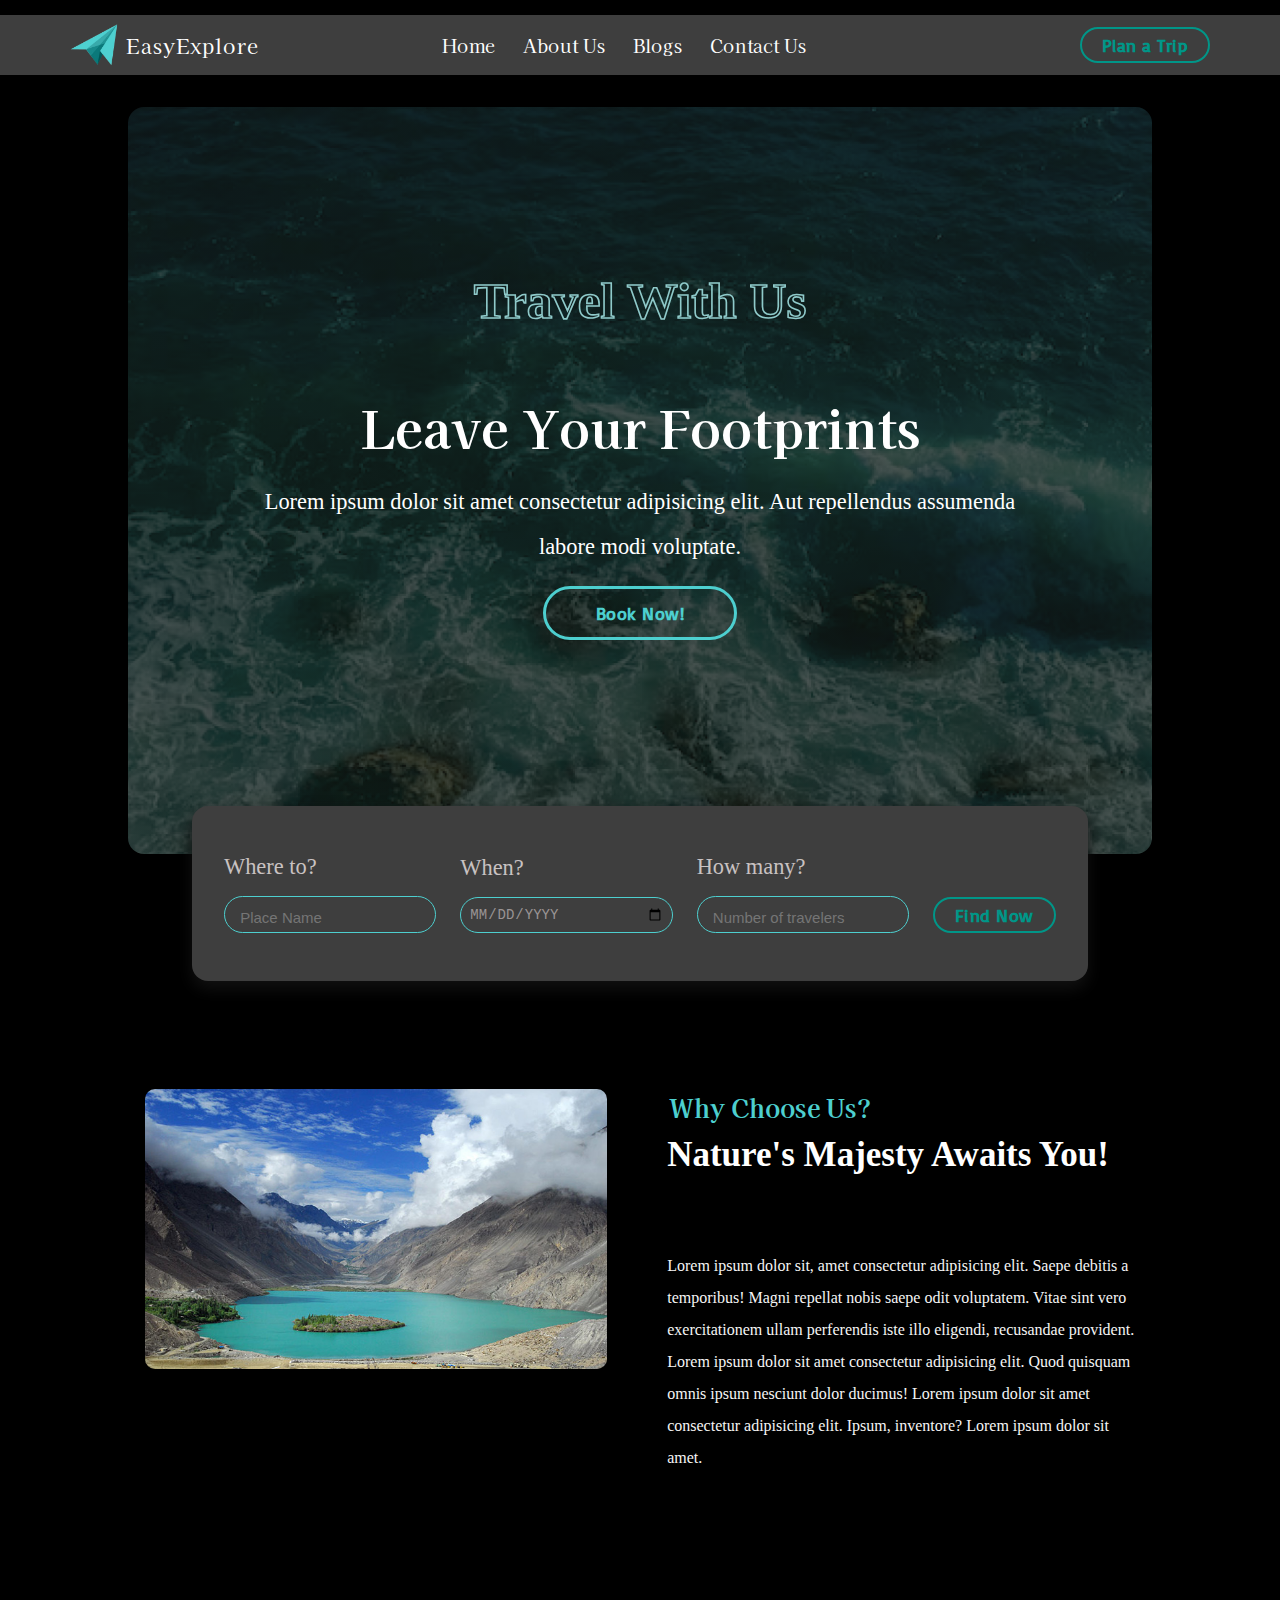
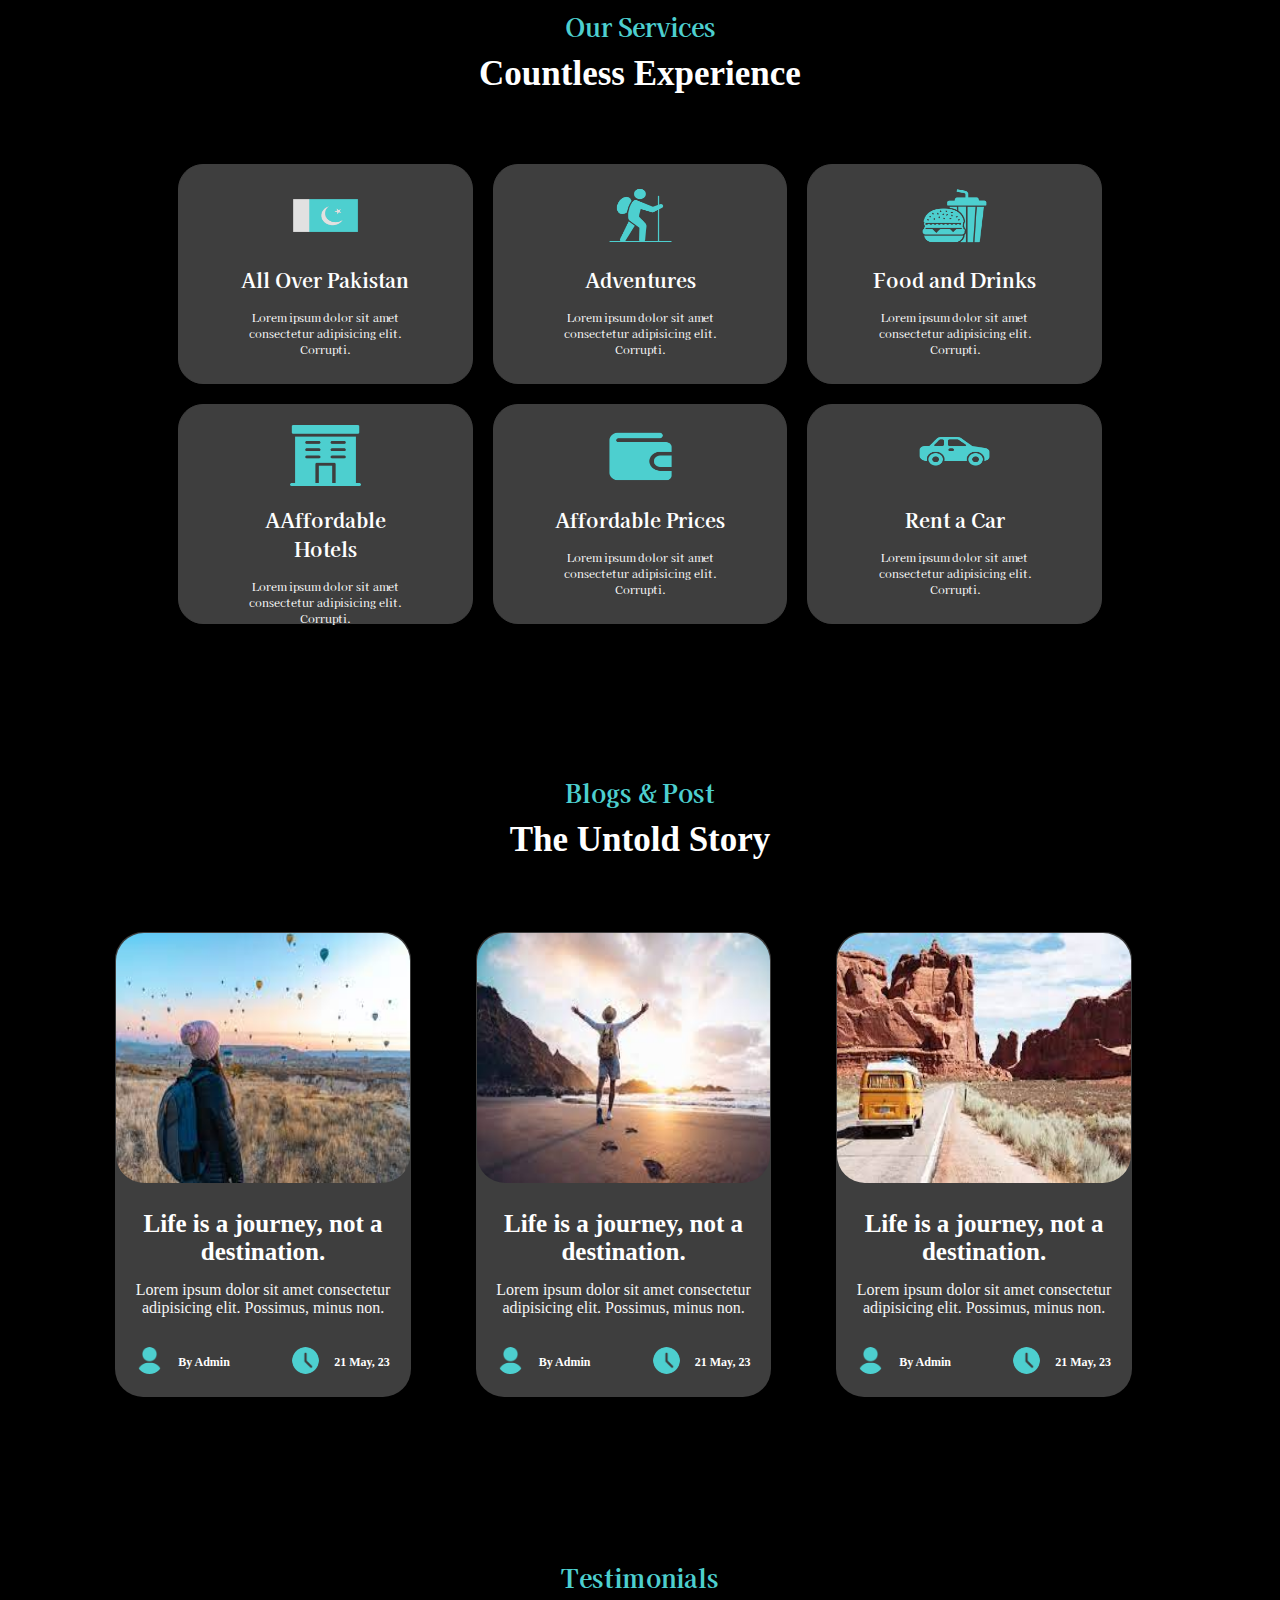
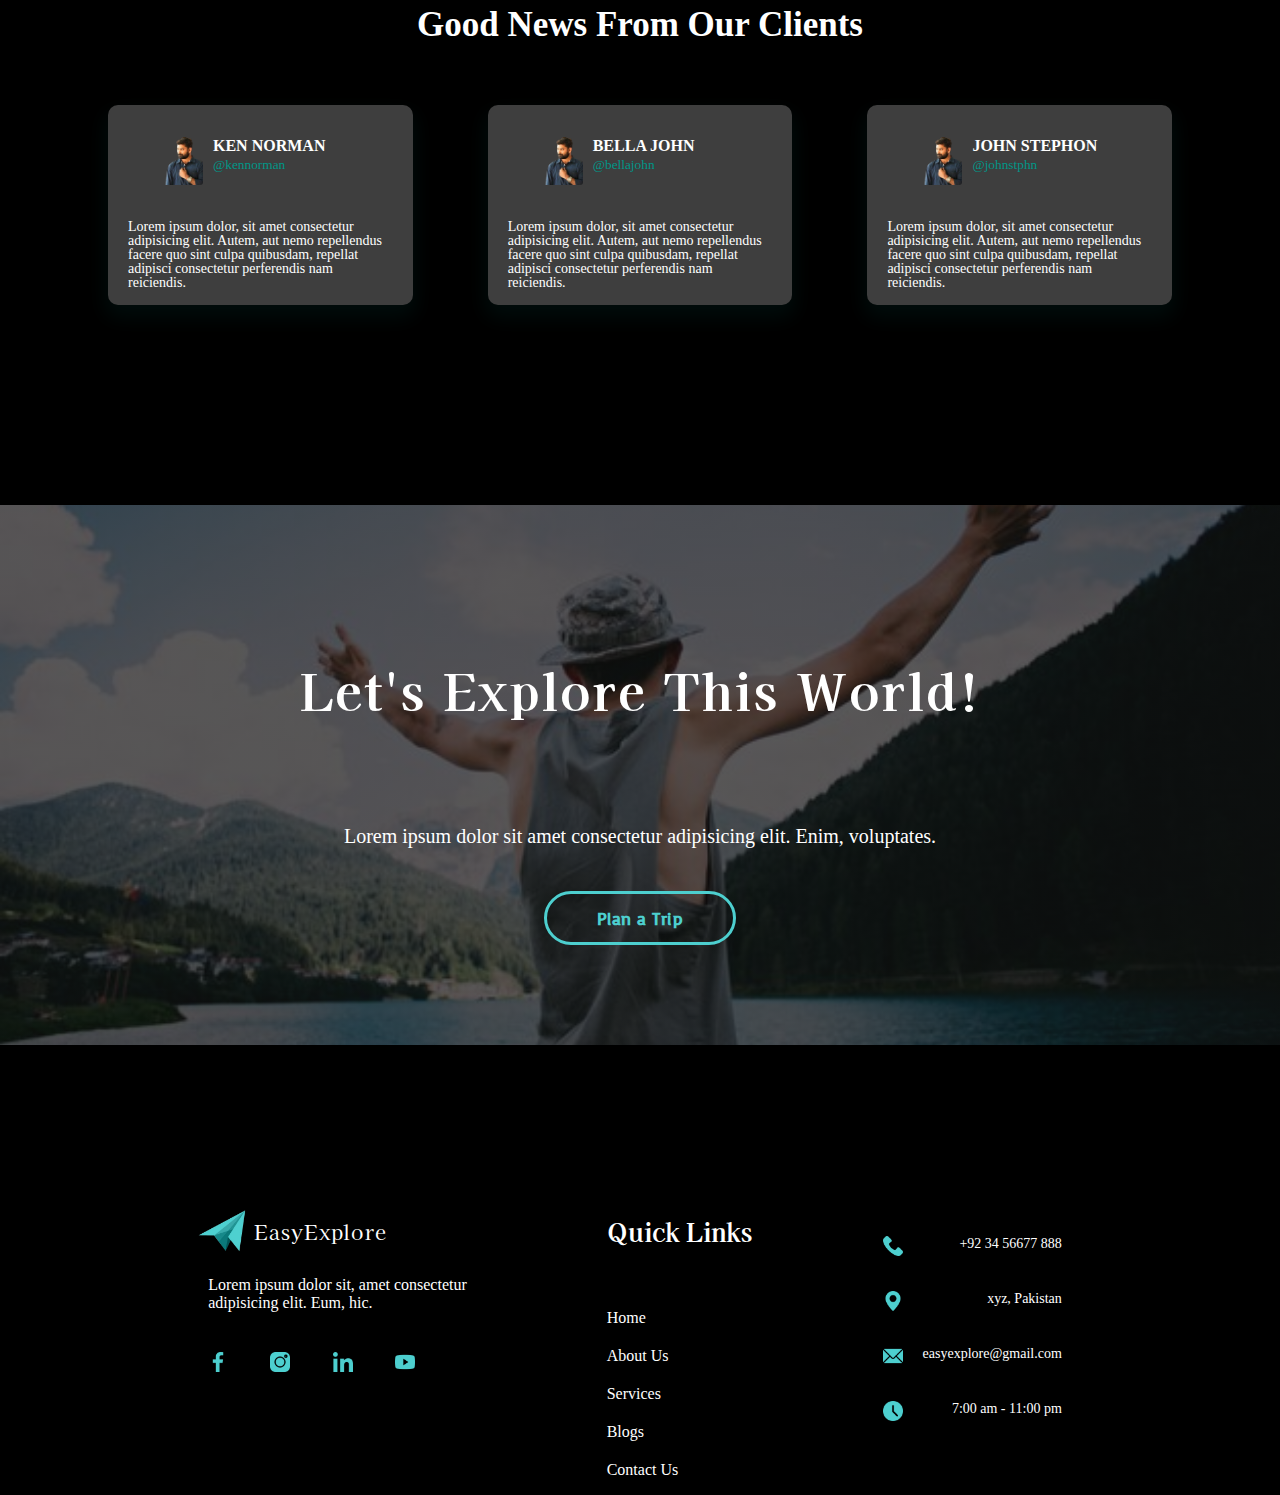
<file: index.html>
<!doctype html>
<html lang="en">
  <head>
    <meta charset="UTF-8" />
    <meta name="viewport" content="width=device-width, initial-scale=1.0" />
    <title>EasyExplore</title>
    <link rel="stylesheet" href="style.css" />
    <link rel="preconnect" href="https://fonts.googleapis.com" />
    <link rel="preconnect" href="https://fonts.gstatic.com" crossorigin />
    <link
      href="https://fonts.googleapis.com/css2?family=Kaisei+Opti:wght@700&display=swap"
      rel="stylesheet"
    />
    <link rel="preconnect" href="https://fonts.googleapis.com" />
    <link rel="preconnect" href="https://fonts.gstatic.com" crossorigin />
    <link
      href="https://fonts.googleapis.com/css2?family=Basic&family=Kaisei+Opti:wght@700&display=swap"
      rel="stylesheet"
    />
    <link
      href="https://fonts.cdnfonts.com/css/berlin-sans-fb-demi"
      rel="stylesheet"
    />
    <link rel="shortcut icon" href="/img/logo.png" type="image/x-icon" />
  </head>

  <body>
    <!-- <div class="container"> -->

    <!-- -------------navbar------------- -->
    <div class="navbar">
      <div class="logo"><img src="/img/logo.png" alt="" /> EasyExplore</div>

      <ul>
        <li><a href="/index.html">Home</a></li>
        <li><a href="/about.html">About Us</a></li>
        <!-- <li><a href="#">Services</a></li> -->
        <li><a href="/blog.html">Blogs</a></li>
        <li><a href="/contactUs.html">Contact Us</a></li>
      </ul>

      <div class="top-btn">
        <a href="/trip.html" class="h-btn">Plan a Trip</a>
      </div>
    </div>

    <!-- </div> -->

    <!-- ----------------home section----------------    -->

    <section class="home">
      <div class="content">
        <span>Travel With Us</span>
        <h3>Leave Your Footprints</h3>
        <p>
          Lorem ipsum dolor sit amet consectetur adipisicing elit. Aut
          repellendus assumenda labore modi voluptate.
        </p>
        <a href="" class="h-btn1">Book Now!</a>
      </div>
    </section>

    <!-- ---------------book form --------------------- -->

    <section class="book-form">
      <form action="">
        <div class="input-box">
          <span>Where to?</span>
          <input type="text" placeholder="Place Name" value="" />
        </div>

        <div class="input-box">
          <span>When?</span>
          <input type="date" value="" />
        </div>

        <div class="input-box">
          <span>How many?</span>
          <input type="number" placeholder="Number of travelers" value="" />
        </div>
        <input type="submit" value="Find Now" class="h-btn" />
      </form>
    </section>

    <!-- ...................about section....... -->

    <section class="aboutussec">
      <div class="abrow">
        <div class="abcol">
          <img src="img/p.jpg" alt="" />
        </div>
        <div class="abcol">
          <h3>Why Choose Us?</h3>
          <h1>Nature's Majesty Awaits You!</h1>
          <p>
            Lorem ipsum dolor sit, amet consectetur adipisicing elit. Saepe
            debitis a temporibus! Magni repellat nobis saepe odit voluptatem.
            Vitae sint vero exercitationem ullam perferendis iste illo eligendi,
            recusandae provident. Lorem ipsum dolor sit amet consectetur
            adipisicing elit. Quod quisquam omnis ipsum nesciunt dolor ducimus!
            Lorem ipsum dolor sit amet consectetur adipisicing elit. Ipsum,
            inventore? Lorem ipsum dolor sit amet.
          </p>
          <!-- <a href="#" class='h-btn'>EXPLORE NOW!</a> -->
        </div>
      </div>
    </section>

    <!-- -------SERVICES SECTION----------- -->

    <section class="services">
      <div class="service-heading">
        <h3>Our Services</h3>
        <h1>Countless Experience</h1>
      </div>

      <div class="servicerow">
        <div class="servicecol">
          <img src="/img/pakistan (1).png" alt="" />
          <h4>All Over Pakistan</h4>
          <p>
            Lorem ipsum dolor sit amet consectetur adipisicing elit. Corrupti.
          </p>
        </div>

        <div class="servicecol">
          <img src="/img/adventure.png" alt="" />
          <h4>Adventures</h4>
          <p>
            Lorem ipsum dolor sit amet consectetur adipisicing elit. Corrupti.
          </p>
        </div>
        <div class="servicecol">
          <img src="/img/food and drink.png" alt="" />
          <h4>Food and Drinks</h4>
          <p>
            Lorem ipsum dolor sit amet consectetur adipisicing elit. Corrupti.
          </p>
        </div>
      </div>

      <div class="servicerow">
        <div class="servicecol">
          <img src="/img/hotel.png" alt="" />
          <h4>AAffordable Hotels</h4>
          <p>
            Lorem ipsum dolor sit amet consectetur adipisicing elit. Corrupti.
          </p>
        </div>

        <div class="servicecol">
          <img src="/img/wallet.png" alt="" />
          <h4>Affordable Prices</h4>
          <p>
            Lorem ipsum dolor sit amet consectetur adipisicing elit. Corrupti.
          </p>
        </div>
        <div class="servicecol">
          <img src="/img/car.png" alt="" class="car" />
          <h4>Rent a Car</h4>
          <p>
            Lorem ipsum dolor sit amet consectetur adipisicing elit. Corrupti.
          </p>
        </div>
      </div>
    </section>

    <!-- ----------blogs and post------------- -->

    <section class="blogs">
      <div class="service-heading">
        <h3>Blogs & Post</h3>
        <h1>The Untold Story</h1>
      </div>
      <div class="blogs-content">
        <div class="row">
          <img src="/img/i1.jpg" alt="" />
          <div class="main-row">
            <div class="row-text">
              <h2>Life is a journey, not a destination.</h2>
              <p>
                Lorem ipsum dolor sit amet consectetur adipisicing elit.
                Possimus, minus non.
              </p>
            </div>
          </div>
          <div class="blog-content">
            <div class="left-content">
              <img src="/img/user.png" alt="" />
              <h6>By Admin</h6>
            </div>
            <div class="right-content">
              <img src="/img/clock.png" alt="" />
              <h6>21 May, 23</h6>
            </div>
          </div>
        </div>

        <div class="row">
          <img src="/img/i2.jpg" alt="" />
          <div class="main-row">
            <div class="row-text">
              <h2>Life is a journey, not a destination.</h2>
              <p>
                Lorem ipsum dolor sit amet consectetur adipisicing elit.
                Possimus, minus non.
              </p>
            </div>
          </div>
          <div class="blog-content">
            <div class="left-content">
              <img src="/img/user.png" alt="" />
              <h6>By Admin</h6>
            </div>
            <div class="right-content">
              <img src="/img/clock.png" alt="" />
              <h6>21 May, 23</h6>
            </div>
          </div>
        </div>

        <div class="row">
          <img src="/img/i3.jpg" alt="" />
          <div class="main-row">
            <div class="row-text">
              <h2>Life is a journey, not a destination.</h2>
              <p>
                Lorem ipsum dolor sit amet consectetur adipisicing elit.
                Possimus, minus non.
              </p>
            </div>
          </div>
          <div class="blog-content">
            <div class="left-content">
              <img src="/img/user.png" alt="" />
              <h6>By Admin</h6>
            </div>
            <div class="right-content">
              <img src="/img/clock.png" alt="" />
              <h6>21 May, 23</h6>
            </div>
          </div>
        </div>
      </div>
    </section>

    <!-- ------------testimonials--------- -->

    <section class="sec4">
      <div class="service-heading">
        <h3>Testimonials</h3>
        <h1>Good News From Our Clients</h1>
      </div>
      <div class="testimonialrow">
        <div class="testimonialcoloumn">
          <div class="user">
            <img src="img/testimonial.png" alt="" />
            <div class="userinfo">
              <h4>
                KEN NORMAN <i class="fa fa-twitter" aria-hidden="true"></i>
              </h4>
              <small>@kennorman</small>
            </div>
          </div>
          <p>
            Lorem ipsum dolor, sit amet consectetur adipisicing elit. Autem, aut
            nemo repellendus facere quo sint culpa quibusdam, repellat adipisci
            consectetur perferendis nam reiciendis.
          </p>
        </div>
        <div class="testimonialcoloumn">
          <div class="user">
            <img src="img/testimonial.png" alt="" />
            <div class="userinfo">
              <h4>
                BELLA JOHN <i class="fa fa-twitter" aria-hidden="true"></i>
              </h4>
              <small>@bellajohn</small>
            </div>
          </div>
          <p>
            Lorem ipsum dolor, sit amet consectetur adipisicing elit. Autem, aut
            nemo repellendus facere quo sint culpa quibusdam, repellat adipisci
            consectetur perferendis nam reiciendis.
          </p>
        </div>
        <div class="testimonialcoloumn">
          <div class="user">
            <img src="img/testimonial.png" alt="" />
            <div class="userinfo">
              <h4>
                JOHN STEPHON <i class="fa fa-twitter" aria-hidden="true"></i>
              </h4>
              <small>@johnstphn</small>
            </div>
          </div>
          <p>
            Lorem ipsum dolor, sit amet consectetur adipisicing elit. Autem, aut
            nemo repellendus facere quo sint culpa quibusdam, repellat adipisci
            consectetur perferendis nam reiciendis.
          </p>
        </div>
      </div>
    </section>

    <!-- -----------plan a trip ----- -->

    <section class="contact">
      <div class="img">
        <h1>Let's Explore This World!</h1>
        <p>
          Lorem ipsum dolor sit amet consectetur adipisicing elit. Enim,
          voluptates.
        </p>
        <a href="/trip.html" class="h-btn1">Plan a Trip</a>
      </div>
    </section>

    <!-- ----------------------foooter-------- -->

    <footer class="footer">
      <div class="footerrow">
        <div class="footercol">
          <div class="logo1">
            <img src="/img/logo.png" alt="" /> EasyExplore
          </div>

          <p>
            Lorem ipsum dolor sit, amet consectetur <br />
            adipisicing elit. Eum, hic.
          </p>

          <!-- <div class="h">
                <a href="#"><img src="/img/linkedin.png" alt=""></a>
                <a href="#"><img src="/img/facebook-app-symbol.png" alt=""></a>
                <a href="#"><img src="/img/instagram.png" alt=""></a>
            </div> -->

          <div class="links">
            <a href=""> <img src="/img/facebook-app-symbol.png" alt="" /></a>
            <a href=""> <img src="img/instagram.png" alt="" /></a>
            <a href=""> <img src="img/linkedin.png" alt="" /></a>
            <a href=""> <img src="/img/youtube.png" alt="" /></a>
          </div>
        </div>
        <div class="footercol">
          <h1>Quick Links</h1>
          <a href=""> <p>Home</p></a>
          <a href=""> <p>About Us</p></a>
          <a href=""> <p>Services</p></a>
          <a href=""> <p>Blogs</p></a>
          <a href=""> <p>Contact Us</p></a>
        </div>

        <div class="footer-content">
          <div class="footer-item">
            <img src="/img/phone.png" alt="Address Icon" />
            <p>+92 34 56677 888</p>
          </div>
          <div class="footer-item">
            <img src="/img/location.png" alt="Location Icon" />
            <p>xyz, Pakistan</p>
          </div>
          <div class="footer-item">
            <img src="/img/email.png" alt="Email Icon" />
            <p>easyexplore@gmail.com</p>
          </div>
          <div class="footer-item">
            <img src="/img/clock.png" alt="Clock Icon" />
            <p>7:00 am - 11:00 pm</p>
          </div>
        </div>
      </div>
    </footer>
  </body>
</html>
</file>
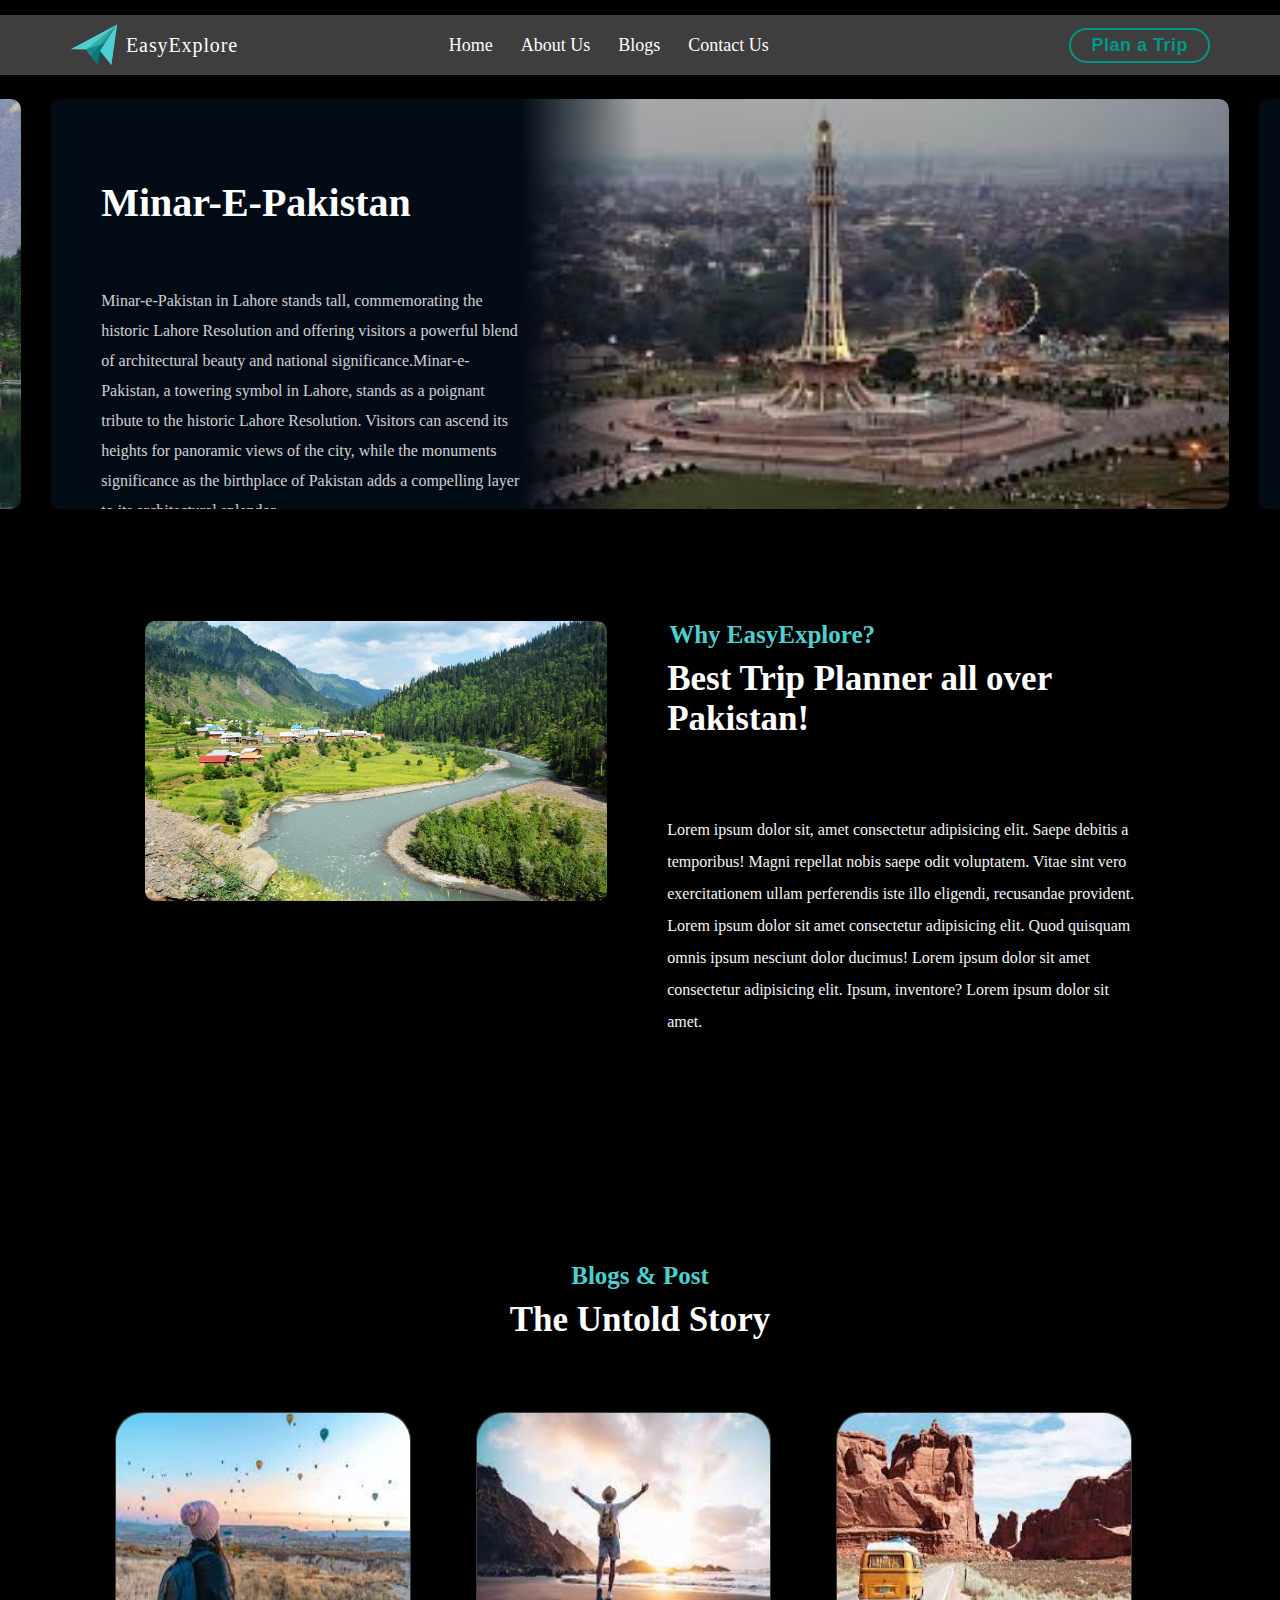
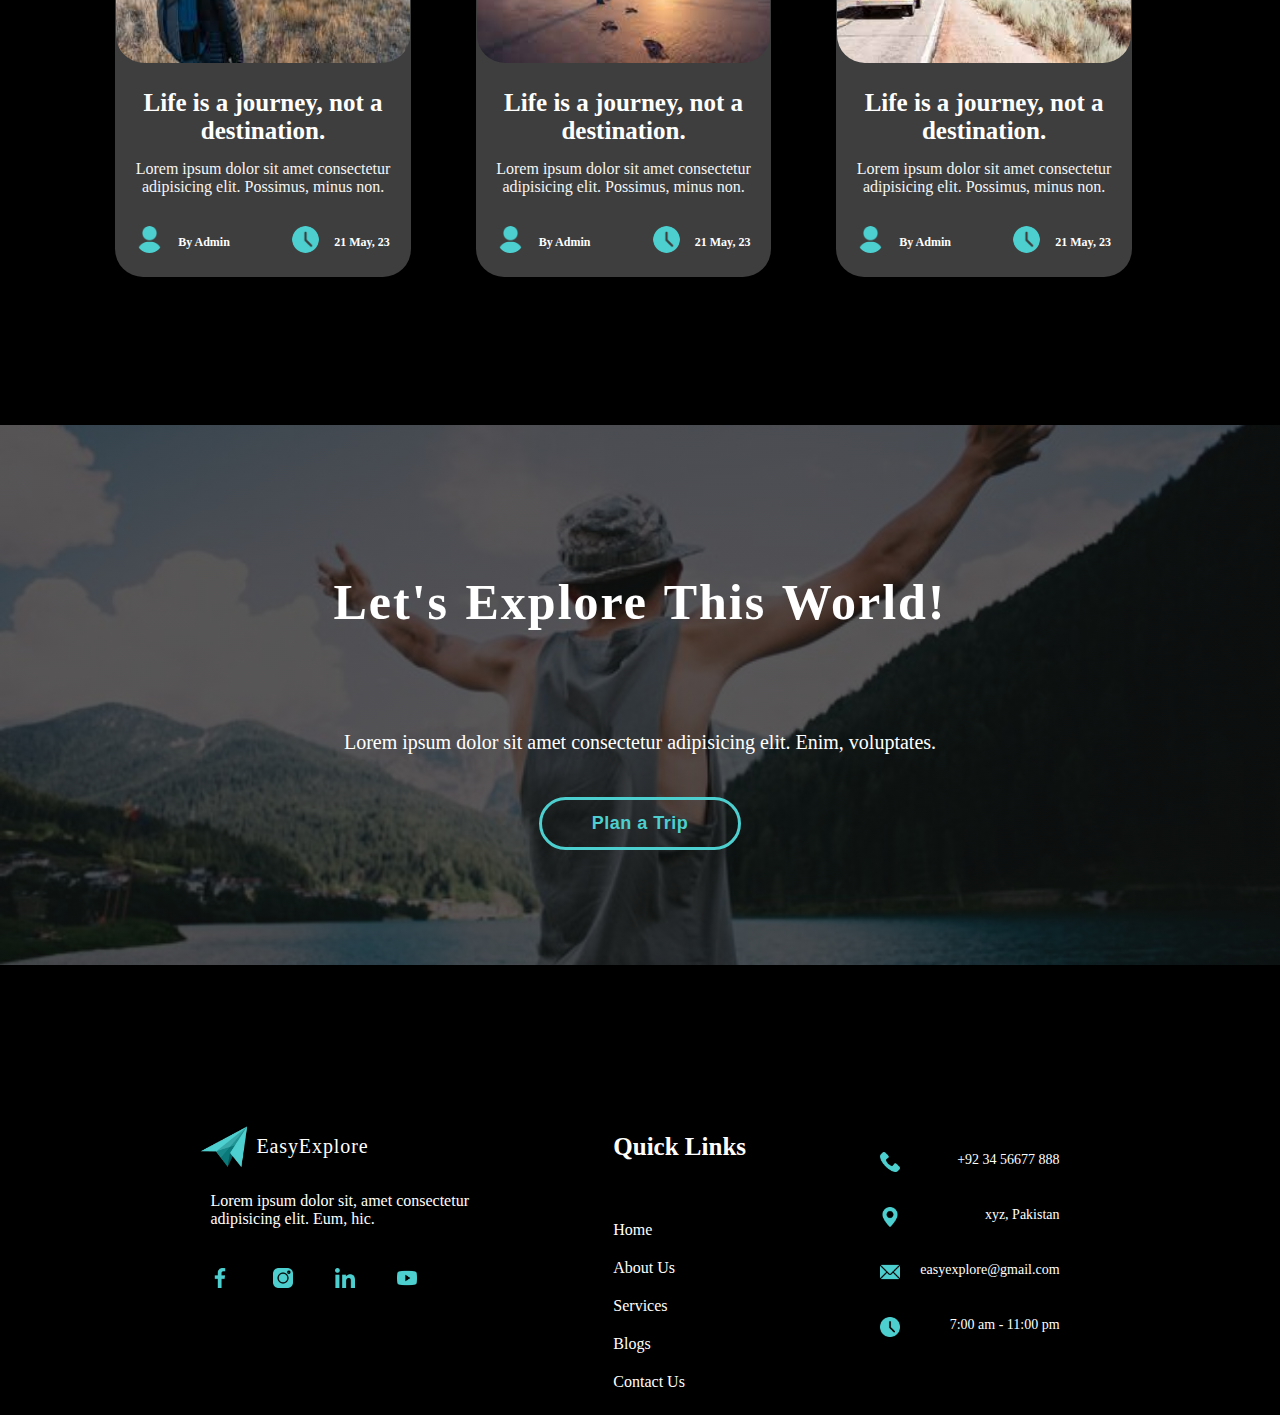
<file: about.html>
<!doctype html>
<html lang="en">
  <head>
    <meta charset="UTF-8" />
    <meta name="viewport" content="width=device-width, initial-scale=1.0" />
    <title>EasyExplore - About Us</title>
    <link rel="stylesheet" href="style.css" />
    <link rel="shortcut icon" href="/img/logo.png" type="image/x-icon" />
  </head>
  <body>
    <div class="navbar">
      <div class="logo"><img src="/img/logo.png" alt="" /> EasyExplore</div>

      <ul>
        <li><a href="/index.html">Home</a></li>
        <li><a href="/about.html">About Us</a></li>
        <!-- <li><a href="#">Services</a></li> -->
        <li><a href="/blog.html">Blogs</a></li>
        <li><a href="/contactUs.html">Contact Us</a></li>
      </ul>

      <div class="top-btn">
        <a href="/trip.html" class="h-btn">Plan a Trip</a>
      </div>
    </div>

    <!-- -----------slider section---------- -->

    <div class="crousel-container">
      <div class="crousel">
        <!-- <div class="slider">
        <img src="images/slider 1.PNG" alt="">

    </div> -->
      </div>
    </div>

    <!-- --------------------information section-------------- -->

    <section class="aboutussec">
      <div class="abrow">
        <div class="abcol">
          <img src="img/info.jpg" alt="" />
        </div>
        <div class="abcol">
          <h3>Why EasyExplore?</h3>
          <h1>Best Trip Planner all over Pakistan!</h1>
          <p>
            Lorem ipsum dolor sit, amet consectetur adipisicing elit. Saepe
            debitis a temporibus! Magni repellat nobis saepe odit voluptatem.
            Vitae sint vero exercitationem ullam perferendis iste illo eligendi,
            recusandae provident. Lorem ipsum dolor sit amet consectetur
            adipisicing elit. Quod quisquam omnis ipsum nesciunt dolor ducimus!
            Lorem ipsum dolor sit amet consectetur adipisicing elit. Ipsum,
            inventore? Lorem ipsum dolor sit amet.
          </p>
          <!-- <a href="#" class='h-btn'>EXPLORE NOW!</a> -->
        </div>
      </div>
    </section>

    <!-- ----------------blogs and post-------------------- -->

    <section class="blogs">
      <div class="service-heading">
        <h3>Blogs & Post</h3>
        <h1>The Untold Story</h1>
      </div>
      <div class="blogs-content">
        <div class="row">
          <img src="/img/i1.jpg" alt="" />
          <div class="main-row">
            <div class="row-text">
              <h2>Life is a journey, not a destination.</h2>
              <p>
                Lorem ipsum dolor sit amet consectetur adipisicing elit.
                Possimus, minus non.
              </p>
            </div>
          </div>
          <div class="blog-content">
            <div class="left-content">
              <img src="/img/user.png" alt="" />
              <h6>By Admin</h6>
            </div>
            <div class="right-content">
              <img src="/img/clock.png" alt="" />
              <h6>21 May, 23</h6>
            </div>
          </div>
        </div>

        <div class="row">
          <img src="/img/i2.jpg" alt="" />
          <div class="main-row">
            <div class="row-text">
              <h2>Life is a journey, not a destination.</h2>
              <p>
                Lorem ipsum dolor sit amet consectetur adipisicing elit.
                Possimus, minus non.
              </p>
            </div>
          </div>
          <div class="blog-content">
            <div class="left-content">
              <img src="/img/user.png" alt="" />
              <h6>By Admin</h6>
            </div>
            <div class="right-content">
              <img src="/img/clock.png" alt="" />
              <h6>21 May, 23</h6>
            </div>
          </div>
        </div>

        <div class="row">
          <img src="/img/i3.jpg" alt="" />
          <div class="main-row">
            <div class="row-text">
              <h2>Life is a journey, not a destination.</h2>
              <p>
                Lorem ipsum dolor sit amet consectetur adipisicing elit.
                Possimus, minus non.
              </p>
            </div>
          </div>
          <div class="blog-content">
            <div class="left-content">
              <img src="/img/user.png" alt="" />
              <h6>By Admin</h6>
            </div>
            <div class="right-content">
              <img src="/img/clock.png" alt="" />
              <h6>21 May, 23</h6>
            </div>
          </div>
        </div>
      </div>
    </section>

    <!-- -----------plan a trip ----- -->

    <section class="contact">
      <div class="img">
        <h1>Let's Explore This World!</h1>
        <p>
          Lorem ipsum dolor sit amet consectetur adipisicing elit. Enim,
          voluptates.
        </p>
        <a href="/trip.html" class="h-btn1">Plan a Trip</a>
      </div>
    </section>

    <!-- ----------------------foooter-------- -->

    <footer class="footer">
      <div class="footerrow">
        <div class="footercol">
          <div class="logo1">
            <img src="/img/logo.png" alt="" /> EasyExplore
          </div>

          <p>
            Lorem ipsum dolor sit, amet consectetur <br />
            adipisicing elit. Eum, hic.
          </p>

          <!-- <div class="h">
                <a href="#"><img src="/img/linkedin.png" alt=""></a>
                <a href="#"><img src="/img/facebook-app-symbol.png" alt=""></a>
                <a href="#"><img src="/img/instagram.png" alt=""></a>
            </div> -->

          <div class="links">
            <a href=""> <img src="/img/facebook-app-symbol.png" alt="" /></a>
            <a href=""> <img src="img/instagram.png" alt="" /></a>
            <a href=""> <img src="img/linkedin.png" alt="" /></a>
            <a href=""> <img src="/img/youtube.png" alt="" /></a>
          </div>
        </div>
        <div class="footercol">
          <h1>Quick Links</h1>
          <a href=""> <p>Home</p></a>
          <a href=""> <p>About Us</p></a>
          <a href=""> <p>Services</p></a>
          <a href=""> <p>Blogs</p></a>
          <a href=""> <p>Contact Us</p></a>
        </div>

        <div class="footer-content">
          <div class="footer-item">
            <img src="/img/phone.png" alt="Address Icon" />
            <p>+92 34 56677 888</p>
          </div>
          <div class="footer-item">
            <img src="/img/location.png" alt="Location Icon" />
            <p>xyz, Pakistan</p>
          </div>
          <div class="footer-item">
            <img src="/img/email.png" alt="Email Icon" />
            <p>easyexplore@gmail.com</p>
          </div>
          <div class="footer-item">
            <img src="/img/clock.png" alt="Clock Icon" />
            <p>7:00 am - 11:00 pm</p>
          </div>
        </div>
      </div>
    </footer>

    <script src="data.js"></script>
    <script src="main.js"></script>
  </body>
</html>
</file>
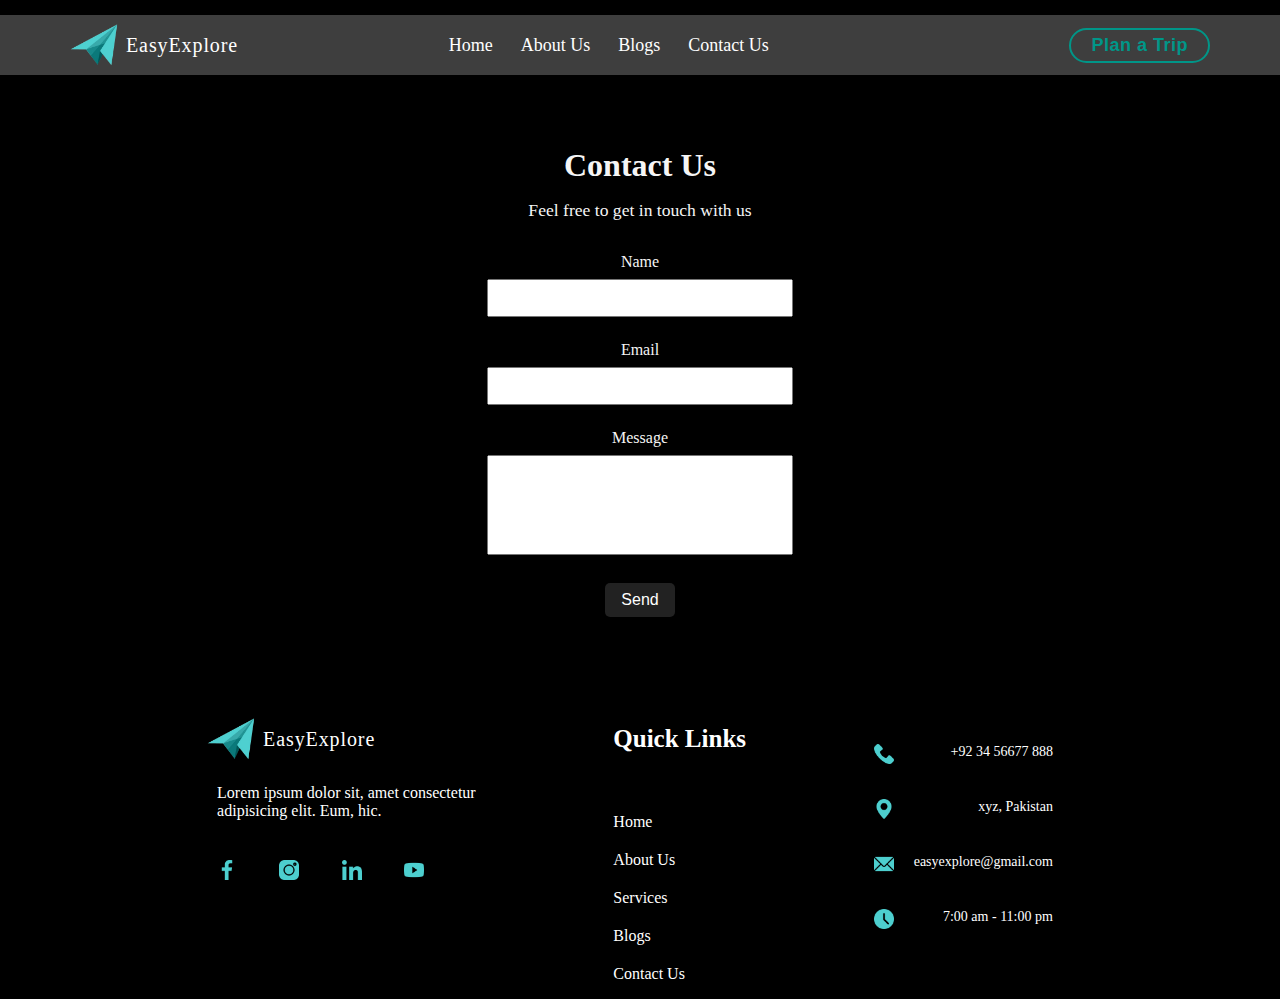
<file: contactUs.html>
<!doctype html>
<html lang="en">
  <head>
    <meta charset="UTF-8" />
    <meta name="viewport" content="width=device-width, initial-scale=1.0" />
    <link rel="stylesheet" href="style.css" />
    <title>Contact Us</title>
    <link rel="stylesheet" href="contact.css" />
  </head>
  <body>
    <div class="navbar">
      <div class="logo"><img src="/img/logo.png" alt="" /> EasyExplore</div>

      <ul>
        <li><a href="/index.html">Home</a></li>
        <li><a href="/about.html">About Us</a></li>
        <!-- <li><a href="#">Services</a></li> -->
        <li><a href="/blog.html">Blogs</a></li>
        <li><a href="/contactUs.html">Contact Us</a></li>
      </ul>

      <div class="top-btn">
        <a href="/trip.html" class="h-btn">Plan a Trip</a>
      </div>
    </div>
    <div class="contact-page">
      <h1>Contact Us</h1>
      <p>Feel free to get in touch with us</p>
      <form>
        <label for="name">Name</label>
        <input type="text" id="name" name="name" required />
        <label for="email">Email</label>
        <input type="email" id="email" name="email" required />
        <label for="message">Message</label>
        <textarea id="message" name="message" required></textarea>
        <button type="submit">Send</button>
      </form>
    </div>
    <section class="footer">
      <footer class="footer">
        <div class="footerrow">
          <div class="footercol">
            <div class="logo1">
              <img src="/img/logo.png" alt="" /> EasyExplore
            </div>

            <p>
              Lorem ipsum dolor sit, amet consectetur <br />
              adipisicing elit. Eum, hic.
            </p>

            <div class="links">
              <a href=""> <img src="/img/facebook-app-symbol.png" alt="" /></a>
              <a href=""> <img src="img/instagram.png" alt="" /></a>
              <a href=""> <img src="img/linkedin.png" alt="" /></a>
              <a href=""> <img src="/img/youtube.png" alt="" /></a>
            </div>
          </div>
          <div class="footercol">
            <h1>Quick Links</h1>
            <a href=""> <p>Home</p></a>
            <a href=""> <p>About Us</p></a>
            <a href=""> <p>Services</p></a>
            <a href=""> <p>Blogs</p></a>
            <a href=""> <p>Contact Us</p></a>
          </div>

          <div class="footer-content">
            <div class="footer-item">
              <img src="/img/phone.png" alt="Address Icon" />
              <p>+92 34 56677 888</p>
            </div>
            <div class="footer-item">
              <img src="/img/location.png" alt="Location Icon" />
              <p>xyz, Pakistan</p>
            </div>
            <div class="footer-item">
              <img src="/img/email.png" alt="Email Icon" />
              <p>easyexplore@gmail.com</p>
            </div>
            <div class="footer-item">
              <img src="/img/clock.png" alt="Clock Icon" />
              <p>7:00 am - 11:00 pm</p>
            </div>
          </div>
        </div>
      </footer>
    </section>
  </body>
</html>
</file>
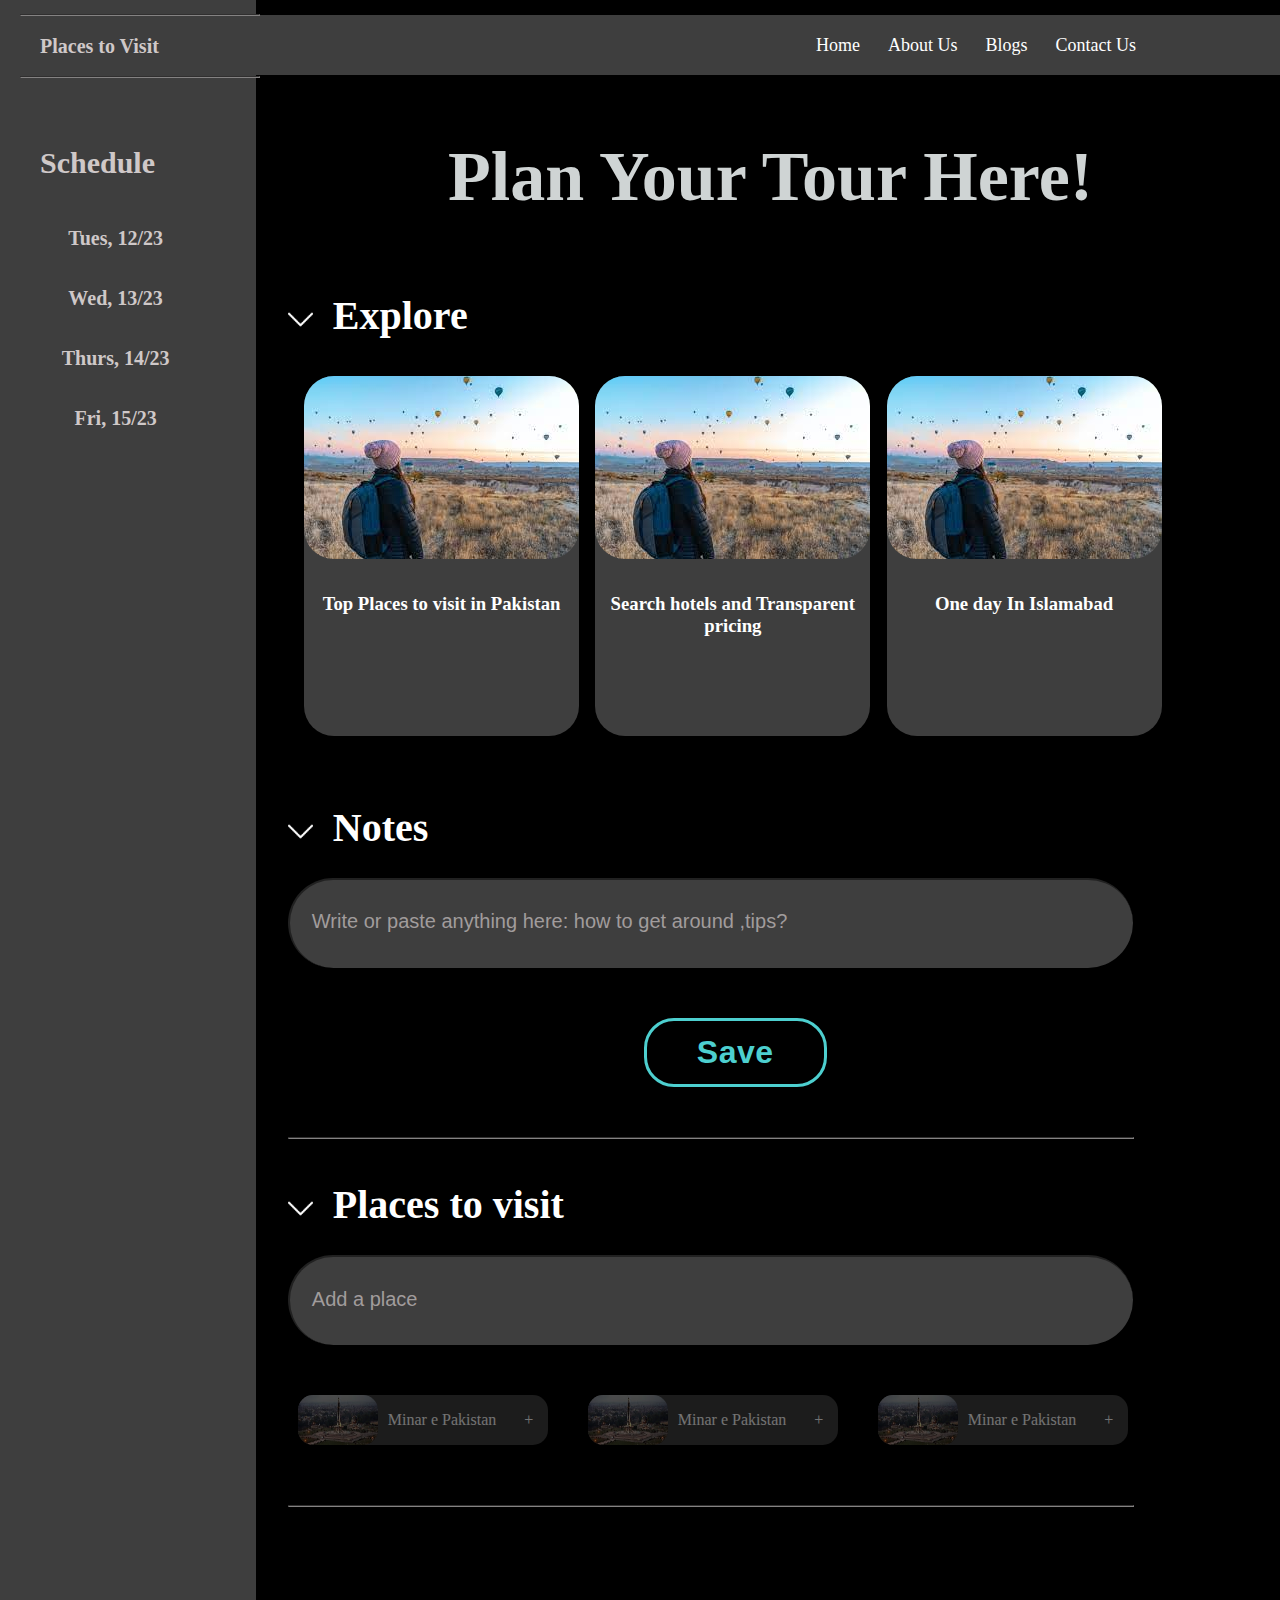
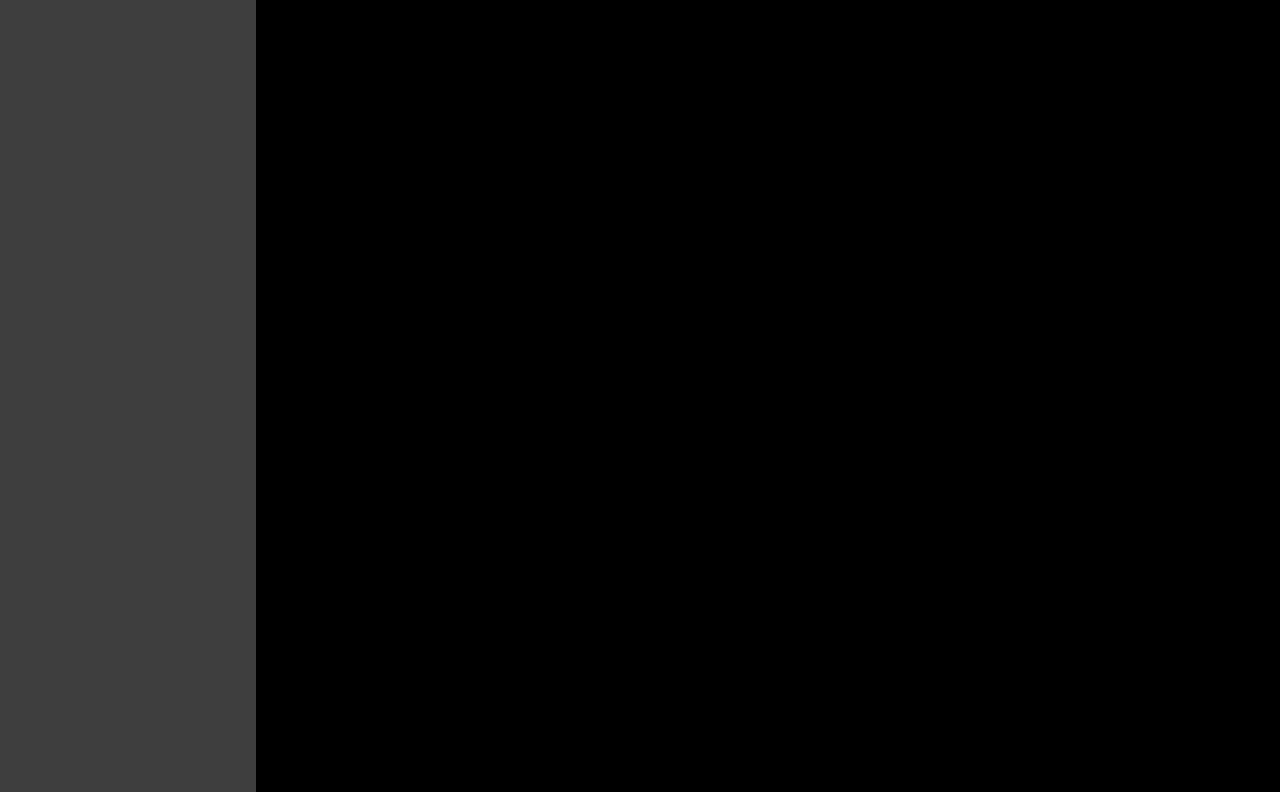
<file: explore.html>
<!DOCTYPE html>
<html lang="en">

<head>
    <meta charset="UTF-8">
    <meta name="viewport" content="width=device-width, initial-scale=1.0">
    <title>EasyExplore - Plan Your Trip</title>
    <link rel="stylesheet" href="style.css">
    <link rel="shortcut icon" href="/img/logo.png" type="image/x-icon">
</head>

<body>
    <!-- ------------------navbar-------------------------- -->
    <div class="navbar">
        <div class="logo">
            <img src="/img/logo.png" alt=""> EasyExplore
        </div>

        <ul>
            <li><a href="/index.html">Home</a></li>
            <li><a href="/about.html">About Us</a></li>
            <!-- <li><a href="#">Services</a></li> -->
            <li><a href="#">Blogs</a></li>
            <li><a href="#">Contact Us</a></li>
        </ul>

        <!-- <div class="top-btn">
            <a href="trip.html" class="h-btn">Plan a Trip</a>
        </div> -->

    </div>

    <!-- -----------slider section---------- -->
    <!--     
       <div class="crousel-container">
        <div class="crousel"> -->
    <!-- <div class="slider">
        <img src="images/slider 1.PNG" alt="">

    </div> -->
    <!-- </div>
    </div> -->

    <!-- ------------------------side bar------------- -->

    <div class="mainexplorepage">
        <div class="side-bar">
            <div class="Ai">
                <img src="/img/sparkleforAI.png" alt="">
                <a href=""> <span> AI Assistant</span> </a>
            </div>

            <div class="explore-text">
                <h6>Explore</h6>
                <hr>
                <h6>Notes</h6>
                <hr>
                <h6>Places to Visit</h6>
                <hr>
            </div>

            <div class="schedule-sidebar">
                <h2>Schedule</h2>
                <h6>Tues, 12/23</h6>
                <h6>Wed, 13/23</h6>

                <h6>Thurs, 14/23</h6>

                <h6>Fri, 15/23</h6>

            </div>
        </div>

        <div class="manualTourPlan">
            <h1>Plan Your Tour Here! </h1>
            
            <div class="explore">

              <div class="exploreheading">
                <img src="/img/down-arrow.png" alt="">
                <h2>Explore</h2>
              </div>
                <div class="explorrow">
                    <div class="exploreimg">
                        <img src="/img/i1.jpg" alt="">
                        <h3>Top Places to visit in Pakistan</h3>
                    </div>


                    <div class="exploreimg">
                        <img src="/img/i1.jpg" alt="">
                        <!-- <div class="exploreheading"> -->
                        <h3>Search hotels and Transparent <br> pricing</h3>
                
                    </div>


                    <div class="exploreimg">
                        <img src="/img/i1.jpg" alt="">
                        <h3>One day In Islamabad</h3>
                    </div>
                </div>
            </div>


            <!-- ----notes----- -->


            <div class="Notes">
                <div class="exploreheading">
                    <img src="/img/down-arrow.png" alt="">
                    <h2>Notes</h2>
                  </div>
                <div class="notestextarea">
             <!-- <textarea name="hhh" id="" cols="30" rows="10"></textarea> -->
             <input type="text" value="" placeholder="Write or paste anything here: how to get around ,tips?">
                </div>

                <a href="" class="btn"> Save</a>
                <hr>
              </div>

              <div class="places">

                <div class="exploreheading">
                    <img src="/img/down-arrow.png" alt="">
                    <h2>Places to visit</h2>
                  </div>

                  <div class="places-textarea">
                    <!-- <textarea name="hhh" id="" cols="30" rows="10"></textarea> -->

                    <input type="text" value="" placeholder="Add a place">
                       </div>
                       
                       <div class="places-scrollable">
                        <!-- Add your new divs here -->
                        <div class="place-item">
                            <img src="/img/slider2.jpg" alt="Place Image">
                            <span>Minar e Pakistan   </span>
                            <span class="add-icon">   +</span>
                        </div>
                        <div class="place-item">
                            <img src="/img/slider2.jpg" alt="Place Image">
                            <span>Minar e Pakistan   </span>
                            <span class="add-icon">   +</span>
                        </div>
                        <div class="place-item">
                            <img src="/img/slider2.jpg" alt="Place Image">
                            <span>Minar e Pakistan   </span>
                            <span class="add-icon">   +</span>
                        </div>
                       
                        <!-- Repeat the above div as needed -->
                    </div>
                    
                
                    <hr>
              </div>

        
    </div>
    </div>

    <!-- ----------------------foooter-------- -->





    <script>
        // Add an event listener for the add-icon
        document.querySelectorAll('.add-icon').forEach(function (icon) {
            icon.addEventListener('click', function () {
                // Add the clicked place to the input area (places-textarea)
                const placeText = this.previousElementSibling.innerText;
                document.querySelector('.places-textarea input').value = placeText;
            });
        });
    </script>


    <script src="data.js"></script>
    <script src="main.js"></script>
</body>

</html>
</file>
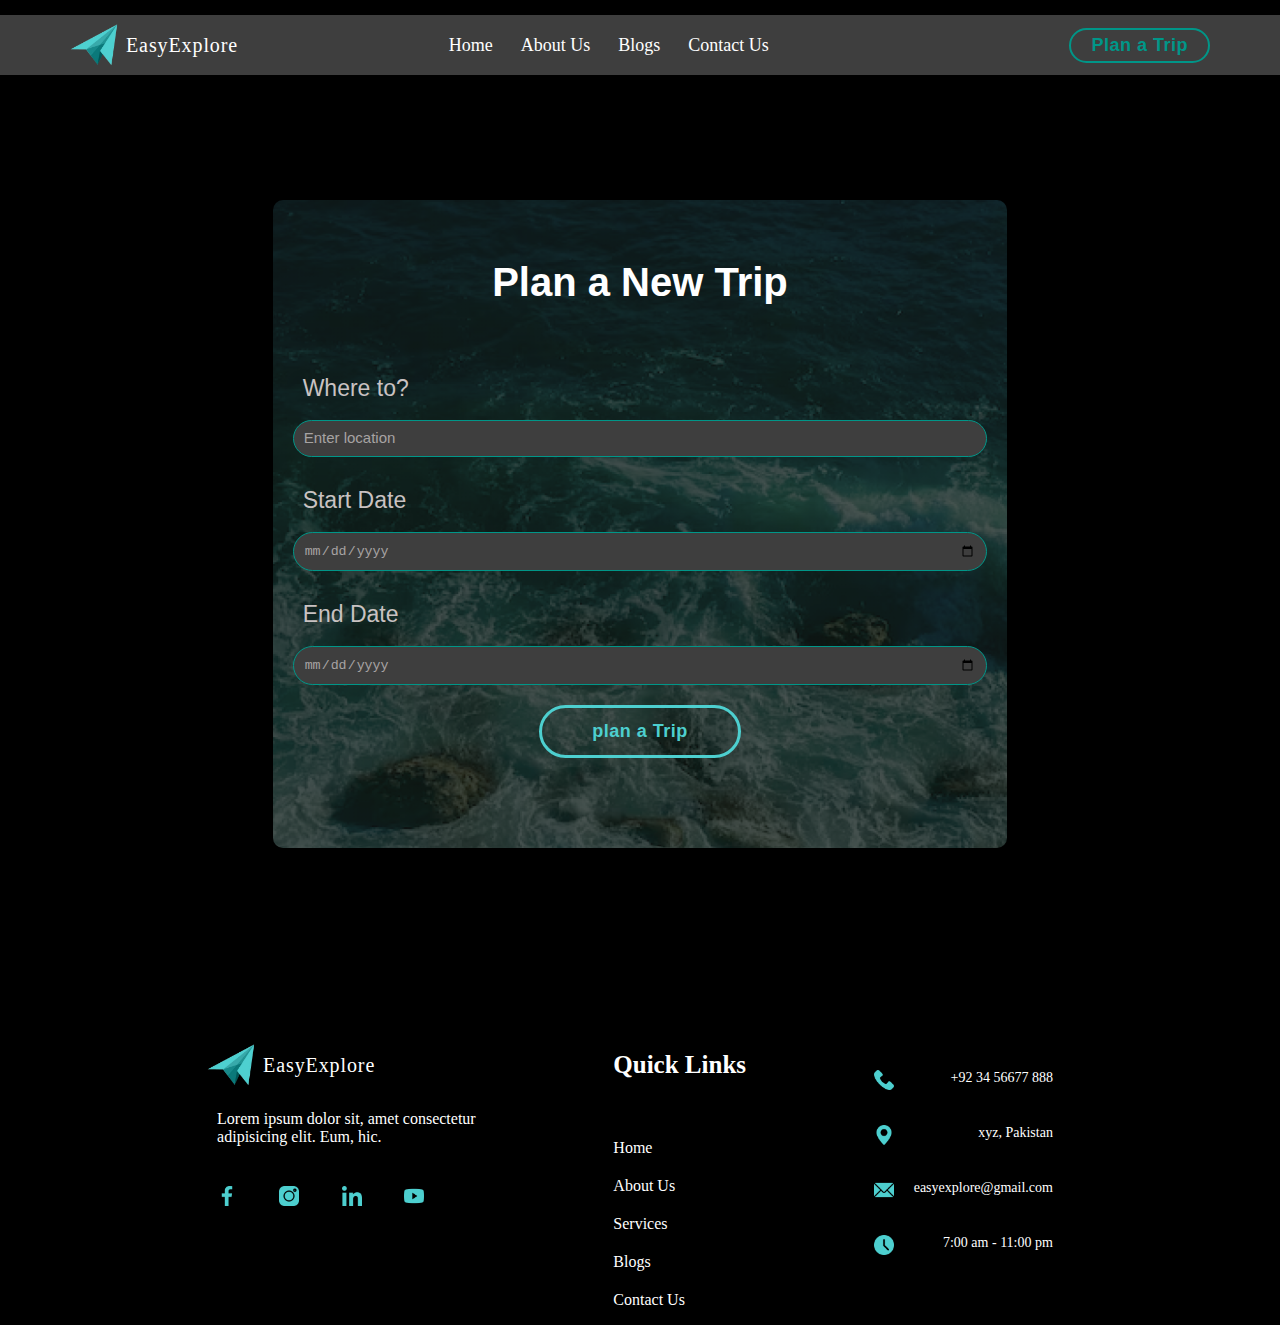
<file: trip.html>
<!doctype html>
<html lang="en">
  <head>
    <meta charset="UTF-8" />
    <meta name="viewport" content="width=device-width, initial-scale=1.0" />
    <title>EasyExplore - Trip Details</title>
    <link rel="shortcut icon" href="/img/logo.png" type="image/x-icon" />
    <link rel="stylesheet" href="style.css" />
  </head>
  <body>
    <!-- ------------------navbar-------------------------- -->
    <div class="navbar">
      <div class="logo"><img src="/img/logo.png" alt="" /> EasyExplore</div>

      <ul>
        <li><a href="/index.html">Home</a></li>
        <li><a href="/about.html">About Us</a></li>
        <!-- <li><a href="#">Services</a></li> -->
        <li><a href="/blog.html">Blogs</a></li>
        <li><a href="/contactUs.html">Contact Us</a></li>
      </ul>

      <div class="top-btn">
        <a href="trip.html" class="h-btn">Plan a Trip</a>
      </div>
    </div>

    <!-- --------------------------------------trip section-------------------- -->

    <!-- <section class="trip">
    <div id="trip-container">
        <h1>Plan a New Trip</h1>
    
        <div class="input-group">
            <label for="location">Where to?</label>
            <input type="text" id="location" placeholder="Enter location">
            
            <img src="location-icon.png" alt="Location Icon" width="20" height="20">
        </div>
    
        <div class="input-group">
            <div class="date-container">
                <div class="date-input">
                    <label for="date-range">Date Range</label>
                    <input type="text" id="date-range" placeholder="Start Date - End Date" readonly>
                </div>
    
                <div class="date-separator"></div>
    
                <div class="date-input">
                    <input type="date" id="start-date">
                </div>
            </div>
        </div>
    
        <button onclick="planTrip()" class="h-btn">Plan a Trip</button>
    </div>
    
    <script>
        function planTrip() {
            // Add your JavaScript logic here
            alert('Trip planned!'); // Example alert, replace with actual logic
        }
    </script>

</section> -->
    <section class="trip">
      <div id="trip-container">
        <h1>Plan a New Trip</h1>

        <div class="input-group">
          <label for="location">Where to?</label>
          <input
            type="text"
            id="location"
            class="custom-input"
            placeholder="Enter location"
          />
          <!-- <textarea id="location-details" class="custom-textarea" placeholder="Location details"></textarea> -->
          <!-- <img src="location-icon.png" alt="Location Icon" width="20" height="20"> -->
        </div>

        <div class="input-group">
          <label for="start-date">Start Date</label>
          <input type="date" id="start-date" class="custom-input" />
        </div>

        <div class="input-group">
          <label for="end-date">End Date</label>
          <input type="date" id="end-date" class="custom-input" />
        </div>

        <!-- <button onclick="planTrip()" class="h-btn1"  >  -->
        <a href="/explore.html" class="h-btn1">plan a Trip</a>

        <div id="date-range-display"></div>
      </div>

      <script>
        document.addEventListener("DOMContentLoaded", function () {
          document
            .getElementById("start-date")
            .setAttribute("style", "color: rgb(167, 163, 163);");
          document
            .getElementById("end-date")
            .setAttribute("style", "color: rgb(167, 163, 163);");

          // Add event listener to the "Plan a Trip" button
          document
            .getElementById("plan-trip-btn")
            .addEventListener("click", function () {
              planTrip(); // Call the planTrip function when the button is clicked
            });
        });

        function planTrip() {
          const startDate = document.getElementById("start-date").value;
          const endDate = document.getElementById("end-date").value;

          const dateRangeDisplay =
            document.getElementById("date-range-display");
          dateRangeDisplay.textContent = `Selected Date Range: ${startDate} to ${endDate}`;
          dateRangeDisplay.style.color = "#C9C2C2";
        }
      </script>
    </section>

    <!-- ----------------------foooter-------- -->

    <section class="footer">
      <footer class="footer">
        <div class="footerrow">
          <div class="footercol">
            <div class="logo1">
              <img src="/img/logo.png" alt="" /> EasyExplore
            </div>

            <p>
              Lorem ipsum dolor sit, amet consectetur <br />
              adipisicing elit. Eum, hic.
            </p>

            <!-- <div class="h">
                <a href="#"><img src="/img/linkedin.png" alt=""></a>
                <a href="#"><img src="/img/facebook-app-symbol.png" alt=""></a>
                <a href="#"><img src="/img/instagram.png" alt=""></a>
            </div> -->

            <div class="links">
              <a href=""> <img src="/img/facebook-app-symbol.png" alt="" /></a>
              <a href=""> <img src="img/instagram.png" alt="" /></a>
              <a href=""> <img src="img/linkedin.png" alt="" /></a>
              <a href=""> <img src="/img/youtube.png" alt="" /></a>
            </div>
          </div>
          <div class="footercol">
            <h1>Quick Links</h1>
            <a href=""> <p>Home</p></a>
            <a href=""> <p>About Us</p></a>
            <a href=""> <p>Services</p></a>
            <a href=""> <p>Blogs</p></a>
            <a href=""> <p>Contact Us</p></a>
          </div>

          <div class="footer-content">
            <div class="footer-item">
              <img src="/img/phone.png" alt="Address Icon" />
              <p>+92 34 56677 888</p>
            </div>
            <div class="footer-item">
              <img src="/img/location.png" alt="Location Icon" />
              <p>xyz, Pakistan</p>
            </div>
            <div class="footer-item">
              <img src="/img/email.png" alt="Email Icon" />
              <p>easyexplore@gmail.com</p>
            </div>
            <div class="footer-item">
              <img src="/img/clock.png" alt="Clock Icon" />
              <p>7:00 am - 11:00 pm</p>
            </div>
          </div>
        </div>
      </footer>
    </section>
  </body>
</html>
</file>
<file: style.css>
* {
    box-sizing: border-box;
    margin: 0;
    list-style: none;
    text-decoration: none;
}

section {
    padding: 3rem 9%;
}

@import url('https://fonts.cdnfonts.com/css/berlin-sans-fb-demi');

body {
    background-color: #000;
}

/* .container{
height: 100vh;
width: 100%;
} */

/* ------------navbar ----------- */
.navbar {
    display: flex;
    align-items: center;
    justify-content: space-between;
    width: 100%;
    background-color: #3E3E3E;
    height: 60px;
    margin-top: 15px;
}

.logo {
    display: flex;
    align-items: center;
    justify-content: space-between;
    /* width: 1%; */
    margin-left: 70px;
    color: white;
    font-size: 20px;
    letter-spacing: .9px;
    font-family: 'Kaisei Opti', serif;
}

.logo img {
    width: 50px;
    height: 50px;
    margin-right: 6px;
}

.navbar ul {
    display: flex;
    justify-content: center;
    align-items: center;
    margin-right: 130px;
}

.navbar ul li {
    /* display: inline-block; */
    list-style: none;
    position: relative;
    /* margin: 20px 19px; */
    margin: 1px 14px;

}

.navbar ul li::after {
    content: '';
    position: absolute;
    left: 0;
    /* top: 0; */
    bottom: -7px;
    background-color: #4DCFCF;
    height: 3px;
    transition: .5s;
    overflow: hidden;
    margin: auto;
    width: 0;
}

.navbar ul li:hover::after {
    width: 90%;

}

.navbar li a:hover {
    cursor: pointer;
    /* color: #4DCFCF; */
    /* color: yellow; */
}

.navbar ul li a {
    text-decoration: none;
    color: #ffffff;
    /* padding: 2px 34px; */
    /* margin: 20px 19px; */
    /* right: 30px; */
    font-size: 18px;
    /* font-weight: 700; */
    /* font-family: 'Poppins', sans-serif; */
    font-family: 'Kaisei Opti', serif;
}

.h-btn {
    display: inline-block;
    border-radius: 20px;
    /* border: 2px solid black; */
    background: transparent;
    color: #009688;
    /* font-size: 18px; */
    letter-spacing: .5px;
    font-weight: 600;
    transition: all .5s ease;
    padding: 5px 20px;
    font-family: 'Basic', sans-serif;
    font-size: 18px;
    border: 2px solid #009688;

}

.h-btn:hover {
    background-color: transparent;
    border: 2px solid white;
    color: white;
    transform: scale(1.1);
    box-shadow: 0 0 5px #4DCFCF;
}

.top-btn {
    margin-right: 70px;
    color: black;
    /* font-size: 27px; */
    letter-spacing: .9px;
    font-family: 'Basic', sans-serif;
}


.home {
    align-items: center;
    margin-top: 5%;
    /* margin: 50%; */

}

.main-img {
    border-radius: 90px;

}

/* ---------------home section---------------- */

.home {
    margin: 0 auto;
    margin-top: 2rem;
    width: 80%;
    border-radius: 1rem;
    background: linear-gradient(rgba(17, 17, 17, .7), rgba(17, 17, 17, .7)), url(/img/homeimg.png) no-repeat;
    background-size: cover;
    background-position: center;
    display: flex;
    min-height: 83vh;
    align-items: center;
    justify-content: center;

    .content {
        text-align: center;

        span {
            font-weight: bolder;
            color: transparent;
            -webkit-text-stroke: .1rem #8fcaca;
            font-size: 4vw;
            display: block;
        }

        h3 {
            padding-top: 60px;
            font-size: 4vw;
            color: white;
            font-family: 'Kaisei Opti', serif;


            /* display: block; */
        }

        p {
            max-width: 60rem;
            margin: 1rem auto;
            font-size: 1.4rem;
            color: white;
            /* font-size: 20px; */
            line-height: 2;
        }
    }

}

.h-btn1 {
    display: inline-block;
    border-radius: 30px;
    /* border: 2px solid black; */
    background: transparent;
    color: #4DCFCF;
    /* font-size: 30px; */
    letter-spacing: .5px;
    font-weight: 600;
    transition: all .5s ease;
    padding: 13px 50px;
    font-family: 'Basic', sans-serif;
    font-size: 18px;
    border: 3px solid #4DCFCF;
    margin-bottom: 50px;

}

.h-btn1:hover {
    background-color: transparent;
    border: 2px solid white;
    color: white;
    transform: scale(1.1);
    box-shadow: 0 0 5px #4DCFCF;
}

.book-form {
    width: 70%;
    margin: 1rem auto;
    margin-top: -3rem;
    background-color: #3E3E3E;
    border-radius: 1rem;
    box-shadow: 0 .5rem 1rem rgb(17, 17, 17, 3);
    padding: 3rem 2rem;


}

form {
    display: flex;
    align-items: flex-end;
    flex-wrap: wraps;
    gap: 1.5rem;

}

.input-box {
    flex: 1 1 25rem;


}

.input-box input {
    width: 100%;
    padding: .2rem .2rem;
    background-color: transparent;
    border-radius: 5rem;
    border: 1px solid #4DCFCF;
    font-size: 1.6rem;
    color: #C9C2C2;
    text-transform: none;
    margin-top: 1rem;

}

.input-box input::placeholder {
    font-size: 15px;
    text-align: start;
    padding: 2px 12px;
}

.input-box span {
    font-size: 1.4rem;
    color: #C9C2C2;
}

.input-box input[type="date"] {
    font-size: 14px;
    color: #9a9494;
    padding: 8px;
    text-transform: uppercase;
    /* Adjust the font size as needed */
}



/* about us ------- */

.aboutussec {
    /* border: 2px solid red; */
    width: 100%;
}

.abrow {
    display: flex;
    width: 100%;
    margin-right: 60px;
    justify-content: space-between;
}

.abcol img {
    width: 462px;
    height: 280px;
    transition: .5s;
    border-radius: 10px;
}

.abcol img:hover {
    opacity: .9;
    /* box-shadow: 2px 2px rgb(163, 162, 162); */
}

.abcol {
    margin: 44px 30px;
}

.abcol p {
    text-align: initial;
    padding-top: 15px;
    padding-bottom: 40px;
    color: whitesmoke;
    line-height: 2;
}

.abcol h3 {
    padding: 0 2px;
    text-align: initial;
    color: #4DCFCF;
    font-size: 25px;
    font-family: 'Kaisei Opti', serif;


}

.abcol h1 {
    padding-top: 5px;
    margin-top: 5px;
    font-size: 35px;
    color: white;
}












.services {
    width: 100%;
    margin-top: -90px;
    /* height: 100%; */
    /* border: 2px solid black; */
    /* margin-top: 20px; */
}

.service-heading {
    text-align: center;
    margin: 44px 30px;

}

.service-heading h3 {
    padding: 0 2px;
    text-align: center;
    color: #4DCFCF;
    font-size: 25px;
    font-family: 'Kaisei Opti', serif;
}

.service-heading h1 {
    padding-top: 5px;
    margin-top: 5px;
    font-size: 35px;
    color: white;
}

.titletext {
    /* border: 2px solid red; */
    text-align: center;
    /* padding-bottom: 70px; */
    color: rgba(35, 64, 120, 1);
    margin-top: 63px;
}

.titletext p {
    font-size: 23px;
    margin: auto;
    font-weight: bold;


}

.servicecol {
    border: .2px solid #3E3E3E;
    /* position: absolute; */
    text-align: center;
    width: 700px;
    height: 220px;
    border-radius: 25px;
    background-color: #3E3E3E;
    transition: .6s;
    padding: 10px 50px;
    /* gap: 1rem; */
    /* margin: 50px; */
    margin: 10px;
}

.servicecol:hover {
    /* border: 1px solid var(--main-color); */
    transform: translateY(-5px) scale(1.03);
    /* background-color: transparent; */
    border: 2px solid white;
    color: white;
    /* transform: scale(1.1); */
    box-shadow: 0 0 5px #4DCFCF;
}

.servicerow {
    display: flex;
    align-items: center;
    justify-content: space-between;
    width: 90%;
    /* border: 2px solid blue; */
    margin-top: -85px;
    margin: auto;
}

.servicecol img {
    margin: auto;
    /* position: absolute; */
    width: 71px;
    height: 71px;
    padding-top: 10px;
    /* border-radius: 50%; */
    /* border: 1px solid grey; */
}

.servicecol p {
    font-size: 11px;
    color: white;
    font-family: 'Kaisei Opti', serif;

    /* padding-top: -3px; */
}

.servicecol h4 {
    color: white;
    padding: 15px 5px;
    font-weight: 900;
    font-size: 20px;
    font-family: 'Kaisei Opti', serif;
}



/* .servicecol:hover {
        border: none;
        background-color: rgba(35, 64, 120, 1);
        border-radius: 25px;
        color: white;
        width: 180px;
        cursor: pointer;
    } */

.servicecol:hover p {
    color: #C9C2C2;
    cursor: pointer;
}

.servicecol:hover h4 {
    color: #4DCFCF;
    cursor: pointer;
}

.about {

    margin-top: 85px;
    width: 100%;
    height: 100%;

}

.car img {
    margin-top: 40px;
    padding-top: 30px;
}



.blogs-content {
    display: grid;
    grid-template-columns: repeat(auto-fit, minmax(250px, auto));
    align-items: center;
    gap: 2rem;
    margin-top: 4.5rem;
}

.row img {
    height: 250px;
    width: 100%;
    border-radius: 28px;
    margin-bottom: 1.4rem;
}

.row {
    background-color: #3E3E3E;
    border-radius: 28px;
    border: 1px solid transparent;
    box-shadow: 0 0 5px var(--main-color);
    padding: 0px;
    transition: all .5s ease;
    width: 90%;
}

.main-row {
    display: flex;
    align-items: center;
    justify-content: space-between;
    margin-bottom: .5rem;
}

.row h5 {
    font-size: 15px;
    font-weight: 600;
    color: var(--other-color);
}

.row i {
    display: inline-flex;
    align-items: center;
    justify-content: center;
    width: 45px;
    height: 45px;
    font-size: 17px;
    border-radius: 50%;
    color: var(--text-color);
    background-color: #075fe4;
}

.row h4 {
    font-size: 18px;
    font-weight: 700;
    margin-bottom: 10px;
    line-height: 1.7;
}

.row:hover {
    /* border: 1px solid var(--main-color); */
    transform: translateY(-5px) scale(1.03);
    cursor: pointer;
    /* border: 1px solid var(--main-color); */
    /* transform: translateY(-5px) scale(1.03); */
    /* background-color: transparent; */
    border: 2px solid white;
    color: white;
    /* transform: scale(1.1); */
    box-shadow: 0 0 5px #4DCFCF;

}

.row-text h2 {
    text-align: center;
    font-size: 25px;
    color: white;
    /* padding: 10px; */
}

.row p {
    text-align: center;
    /* padding: 10px; */
    padding-top: 15px;
    /* font-size: 12px; */
    color: #F5F5F5;
    padding-bottom: 20px;
}

/* .blog-content{
            display: inline-flex;
            align-items: initial;
            justify-content: space-between;
            width: 35%;
        }
        .blog-content img{
            width: 27px;
            height: 27px;
           margin-right: 15px;
           margin-left: 20px;
        }
        .blog-content h6{
margin-top: 10px;
color: white;
font-size: 14px;
letter-spacing: 1;
        } */

/* .blog-content-right{
            display: inline-flex;
            align-items: initial;
            justify-content: space-between;
            width: 80%;
        }
        .blog-content-right img{
            width: 27px;
            height: 27px;
           margin-right: 15px;
           margin-left: 20px;
        }
        .blog-content-right h6{
margin-top: 10px;
color: white;
font-size: 14px;
letter-spacing: 1;
        } */
/* 
        .blog-content {
            display: inline-flex;
            align-items: initial;
            width: 35%;
        }
        
        .left-content,
        .right-content {
            display: flex;
            align-items: center;
        }
        
        .left-content img,
        .right-content img {
            width: 27px;
            height: 27px;
            margin-right: 15px;
        }
        
        .left-content h6,
        .right-content h6 {
            margin-top: 10px;
            color: white;
            font-size: 14px;
            letter-spacing: 1;
        } */
/* Add the following styles to position the blog content at the bottom of each post */
.blog-content {
    display: flex;
    justify-content: space-between;
    align-items: flex-end;
    margin-top: 10px;
    /* Adjust as needed */
}

.left-content {
    display: flex;
    align-items: center;
    justify-content: space-between;
}


.right-content {
    display: flex;
    align-items: center;
}

.left-content img {
    width: 27px;
    height: 27px;
    margin-right: 15px;
    /* Adjust as needed */
    margin-left: 20px;
}


.right-content img {
    width: 27px;
    height: 27px;
    margin-right: 15px;
    /* Adjust as needed */
    margin-left: 20px;
}

.left-content h6 {
    margin-top: 2px;
    color: white;
    margin-right: 5px;
    font-size: 12px;
    /* Adjust as needed */
    letter-spacing: 1;
    margin-bottom: 20px;
}

.right-content h6 {
    margin-top: 2px;
    color: white;
    margin-right: 20px;
    font-size: 12px;
    /* Adjust as needed */
    letter-spacing: 1;
    margin-bottom: 20px;

}




.sec4 {
    width: 100%;
    padding: 70px 0;
}

.testimonialrow {
    width: 85%;
    margin: auto;
    display: flex;
    justify-content: space-between;
    align-items: center;
    /* /* flex-wrap: wrap; */
    /* border: 2px solid orange;  */
}

.testimonialcoloumn {
    padding: 0px 5px;
    /* border: 1px solid rgb(219, 219, 219); */
    cursor: pointer;
    margin: 0 12px;
    border-radius: 10px;
    margin-bottom: 30px;
    background-color: #3E3E3E;
    box-shadow: 0 10px 20px 3px #00968814;
    flex-basis: 28%;
    transition: transform .5s;
}

.testimonialcoloumn p {
    font-size: 14px;
    color: white;
    padding: 15px;
    line-height: 1;
}

.user {
    display: flex;
    align-items: center;
    margin: 20px 50px;
    /* justify-content: space-between; */
    color: white;
    /* width: 50%; */
}

.user img {
    width: 40px;
    margin-right: 10px;
    border-radius: 3px;
}

.userinfo small {
    color: #009688;
}

.user:hover {
    opacity: 0.7;

}

.testimonialcoloumn:hover {
    /* opacity: 0.7; */
    box-shadow: 4px 4px solid #2d8079;
    transform: translateY(-7px);
}


.contact {
    margin: 100px auto;
    width: 100%;
    /* background:   linear-gradient(rgba(4,9,30,0.7) ,rgba(4,9,30,0.7)),url("img/plan.jpg") ; */

    /* background:   url("img/plan.jpg") ; */
    background: linear-gradient(rgba(17, 17, 17, .7), rgba(17, 17, 17, .7)), url("img/plan.jpg");


    background-position: center;
    background-size: cover;
    /* border-radius: 10px; */
    text-align: center;
    height: 60vh;
    padding: 100px o;

}


.img {
    height: 40vh;
}

.img h1 {
    padding-top: 60px;
    color: white;
    /* font-size: 35px; */
    font-family: 'Kaisei Opti', serif;
    letter-spacing: 2px;
    word-spacing: 2px;
    font-size: 50px;
}

.img a {
    margin-top: 13px;
}

.img p {
    color: white;
    font-size: 20px;
    padding-top: 40px;
    padding-bottom: 30px;
}




.footer {
    margin-top: 120px;
    background-color: black;
    width: 100%;
    height: 40vh;
    z-index: -1;
    margin-bottom: 30px;
}

.footerrow {
    display: flex;
    align-items: center;
    justify-content: space-around;
    width: 80%;
    margin: auto;
}

.h {
    /* position: absolute; */
    bottom: 40px;
    /* background: red; */
    width: 200 px;
    display: flex;
    justify-content: space-between;
    left: 150px;
    margin-top: 35px;
}

.h a {
    display: inline-flex;
    width: 26px;
    height: 20px;
    /* background-color: transparent; */
    /* border: 2px solid  rgb(60, 115, 232); */
    align-items: center;
    border-radius: 50%;
    /* color:   rgb(60, 115, 232); */
    font-size: 18px;
    text-decoration: none;
    justify-content: center;
    /* position: relative; */
    /* z-index: 1; */
    overflow: hidden;
    transition: .5s;
}

.h a::before {
    top: 0;
    left: 0;
    position: absolute;
    width: 0;
    content: '';
    height: 100%;
    /* background:linear-gradient(45deg, #87adfe, #ff77cd); */
    /* z-index: -1; */
    transition: .5s;
}

.h a:hover::before {
    width: 100%;
    /* background-color: #00abf0; */
}

.h a:hover {
    color: white;
    /* border:1px solid white; */
    border: none;
}

.logo1 {
    font-family: 'Libre Baskerville', serif;
    /* border: 2px solid black; */
    /* display: inline-flex; */


}

.logo1 p {
    font-size: 23px;
    margin-top: 72px;
    color: whitesmoke;
    /* border: 2px solid red; */
    /* margin: 2px 102px; */
    margin-left: 3px;

}

.logo1 p:hover {
    cursor: pointer;
}

.footercol p {

    color: white;
    margin-top: 20px;
    /* margin-right: 30px; */

}

.footercol h1 {
    color: white;
    padding-top: 20px;
    font-size: 25px;
    font-weight: 900;
    font-family: 'Kaisei Opti', serif;

}

.logo1 {
    display: flex;
    /* align-items: center; */
    /* justify-content: space-between; */
    justify-content: flex-start;
    align-items: center;
    /* width: 1%; */
    margin-left: 70px;
    color: white;
    font-size: 20px;
    letter-spacing: .9px;
    font-family: 'Kaisei Opti', serif;
    margin-top: -50px;
}

.logo1 img {
    width: 50px;
    height: 50px;
    margin-right: 6px;
    margin-left: -80px;
}

.links {
    display: inline-flex;
    width: 80%;
    justify-content: space-between;

}

.links img {
    width: 20px;
    height: 20px;
    margin-top: 40px;
}


/* 
    footer {
        background-color: #2d343f;
        color: white;
        padding: 20px 0;
        text-align: center;
    }
     */
.footer-content {
    display: flex;
    flex-direction: column;
    align-items: center;
    margin-top: 40px;
}

.footer-item {
    margin-bottom: 15px;
    display: inline-flex;
    margin-right: 20px;
    width: 100%;
    justify-content: space-between;
    align-items: start;
    /* margin-top: 30px; */
    margin-top: 10px;
}

.footer-item img {
    width: 20px;
    /* Adjust the size of the small image */
    height: 20px;
    margin-bottom: 10px;
}

.footer-item p {
    margin: 0;
    font-size: 14px;
    color: white;
}


/* ----------------about page------------------ */



.crousel-container {
    position: relative;
    margin-top: 4px;
    height: 450px;
    width: 100%;
    padding: 20px 0;
    overflow-x: hidden;
    /* border: 2px solid green; */
}

.crousel {
    display: flex;
    position: relative;
    width: 92%;
    margin: auto;
    height: 100%;
    background: #000;
    border-radius: 10px;
}

.slider {
    flex: 0 0 auto;
    margin-right: 30px;
    position: relative;
    background-color: rgba(0, 0, 0, 0.5);
    border-radius: 10px;
    width: 100%;
    height: 100%;
    left: 0;
    transition: 1s;
    overflow: hidden;
}

.slider img {
    width: 70%;
    min-height: 100%;
    object-fit: cover;
    display: block;
    margin-left: auto;

}

.slide-content {
    position: absolute;
    width: 50%;
    height: 100%;
    z-index: 2;
    background: linear-gradient(to right, #030b17 80%, #0c111b00);
    color: #fff;
}

.movie-title {
    padding-left: 50px;
    text-transform: capitalize;
    margin-top: 80px;
}

.movie-des {
    width: 80%;
    line-height: 30px;
    padding-left: 50px;
    margin-top: 30px;
    opacity: 0.8;
}




/* -----------------------trip section------------------- */


/* .trip {
        display: flex;
        align-items: center;
        justify-content: center;
        height: 100vh;
        margin: 0;
        font-family: Arial, sans-serif;
        background-color: black;
        margin-bottom: -255px;
    }

    #trip-container {
        text-align: center;
        background-color: #3E3E3E;
        padding: 20px;
        border-radius: 10px;
        box-shadow: 0 0 10px rgba(0, 0, 0, 0.1);
        width: 60%;
        margin-top: -250px;
        margin-bottom: -40px;
        height: 400px;
    }

    h1 {
        color: white;
    }

    .input-group {
        margin: 20px 0;
        display: flex;
        flex-direction: column;
        /* align-items: center; */

/* .input-group label{
        text-align: start;
    }

    input[type="text"],
    input[type="date"],
    textarea {
        width: 100%;
        padding: 10px;
        margin-top: 8px;
        box-sizing: border-box;
        border: 1px solid #ddd;
        border-radius: 5px;
    }

    textarea {
        resize: none;
        height: 80px;
    }

    .date-container {
        display: flex;
        border: 1px solid #ddd;
        border-radius: 5px;
        overflow: hidden;
    }

    .date-input {
        flex: 1;
        padding: 10px;
        box-sizing: border-box;
        border: none;
        text-align: center;
    }

    .date-separator {
        margin: 0 10px;
        border-right: 1px solid #ddd;
        height: 100%;
    }

    button {
        background-color: #4caf50;
        color: #fff;
        padding: 10px 20px;
        border: none;
        border-radius: 5px;
        cursor: pointer;
        font-size: 16px;
    }

    button:hover {
        background-color: #45a049;
    }  */


/* .trip {
        display: flex;
        align-items: center;
        justify-content: center;
        height: 100vh;
        margin: 0;
        font-family: Arial, sans-serif;
        background-color: #f4f4f4;
    }

    #trip-container {
        text-align: center;
        background-color: #fff;
        padding: 20px;
        border-radius: 10px;
        box-shadow: 0 0 10px rgba(0, 0, 0, 0.1);
        width: 60%;
    }

    h1 {
        color: #333;
    }

    .input-group {
        margin: 20px 0;
        display: flex;
        flex-direction: column;
        align-items: center;
    } */

/* .custom-input {
        width: 100%;
        padding: 10px;
        margin-top: 8px;
        box-sizing: border-box;
        border: 1px solid #ddd;
        border-radius: 5px;
    }

    .custom-textarea {
        width: 100%;
        padding: 10px;
        margin-top: 8px;
        box-sizing: border-box;
        resize: none;
        height: 80px;
        border: 1px solid #ddd;
        border-radius: 5px;
    }

    .date-container {
        display: flex;
        border: 1px solid #ddd;
        border-radius: 5px;
        overflow: hidden;
    }

    .date-input {
        flex: 1;
        padding: 10px;
        box-sizing: border-box;
        border: none;
        text-align: center;
    }

    .date-separator {
        margin: 0 10px;
        border-right: 1px solid #ddd;
        height: 100%;
    }

    button {
        background-color: #4caf50;
        color: #fff;
        padding: 10px 20px;
        border: none;
        border-radius: 5px;
        cursor: pointer;
        font-size: 16px;
    }

    button:hover {
        background-color: #45a049;
    } */


/* */


.trip {
    display: flex;
    align-items: center;
    justify-content: center;
    height: 100vh;
    margin: 0;
    font-family: Arial, sans-serif;
    background-color: black;
}

#trip-container {
    text-align: center;
    background-color: #3E3E3E;
    padding: 20px;
    border-radius: 10px;
    box-shadow: 0 0 10px rgba(0, 0, 0, 0.1);
    width: 70%;
    margin-top: -2px;
    /* margin-bottom: -250px; */
    background: linear-gradient(rgba(17, 17, 17, .7), rgba(17, 17, 17, .7)), url(/img/homeimg.png) no-repeat;
    background-size: cover;
    background-position: center;
}

h1 {
    color: white;
    margin-top: 40px;
    font-size: 40px;
    margin-bottom: 60px;
}

.input-group {
    margin: 20px 0;
    display: flex;
    flex-direction: column;
    /* align-items: center; */
}

.input-group input::placeholder {

    font-size: 15px;
    color: rgb(167, 163, 163);
}


.input-group label {
    /* color:black; */
    font-size: 23px;
    margin: 10px;
    align-items: initial;
    /* text-align: start; */
    color: #C9C2C2;
    text-align: initial;
}

.custom-input {
    width: 100%;
    padding: 10px;
    margin-top: 8px;
    box-sizing: border-box;
    border: 1px solid #009688;
    border-radius: 20px;
    background-color: #3E3E3E;
}

.custom-textarea {
    width: 100%;
    padding: 10px;
    margin-top: 8px;
    box-sizing: border-box;
    resize: none;
    height: 80px;
    border: 1px solid #ddd;
    border-radius: 5px;
}

button {
    background-color: #4caf50;
    color: #fff;
    padding: 10px 20px;
    border: none;
    border-radius: 5px;
    cursor: pointer;
    font-size: 16px;
}

button:hover {
    background-color: #45a049;
}

#date-range-display {
    margin-top: 20px;
    font-weight: bold;
    color: #333;
}

.footer {
    margin-top: -40px;
    padding: 3rem 1%;
    /* margin-bottom: 50px; */
}

#start-date::placeholder,
#end-date::placeholder {
    color: rgb(167, 163, 163);
}


/* -----------explore file---------- */

/* .side-bar{
    width: 20%;
    height: 100vh;
    left: 0;
    background-color: #3E3E3E;
    position: absolute;
    z-index: 0;
}

.Ai{
    margin-top: 20%;
    width: 90%;
    background: linear-gradient(to right, #EC9B6E, #D035AA, #7C22B4);
    height:70px;
    left: 100px;
    z-index: 1;
    right: 20px;
    border-top-right-radius: 30px;
    border-bottom-right-radius: 30px;

} */

/* 
*/
.side-bar {
    width: 20%;
    height: 300vh;
    left: 0;
    background-color: #3E3E3E;
    position: absolute;
    z-index: 0;
    margin-top:130%;
    /* overflow: hidden; */

}

.Ai {
    margin-top: 20%;
    width: calc(90% + 80px);
    /* Adjust width to extend outside the side-bar */
    background: linear-gradient(to right, #EC9B6E, #D035AA, #7C22B4);
    height: 80px;
    position: absolute;
    left: 0px;
    /* Adjust to start from the left edge of the viewport */
    z-index: 2;
    border-top-right-radius: 50px;
    border-bottom-right-radius: 50px;
    display: flex;
    align-items: start;
    justify-content: space-around;
}

.Ai img {
    width: 40px;
    height: 40px;
    margin-top: 20px;
    right: 30px;
}

.Ai a {
    color: white;
    font-weight: 900;
    margin-top: 25px;

    font-size: 22px;
    font-family: Arial, sans-serif;

}

.explore-text {
    background-color: transparent;
    margin-top: 200px;
}

.explore-text h6 {
    color: #cfc8c8;
    font-size: 20px;
    line-height: 3;
    /* text-align: center;  */
    margin-left: 40px;
}

.explore-text hr {
    width: 240px;
    /* align-items: center; */
    margin-left: 20px;
    /* background-color: #821a1a; */
    border-color: #848282;
}

.schedule-sidebar {
    margin-top: 40px;
    color: #cfc8c8;
    font-size: 20px;
    line-height: 3;
    /* text-align: center;  */
    transition: .5s;
    margin-left: 40px;
}

.schedule-sidebar h6 {
    line-height: 3;
    font-size: 20px;
    width: 70%;
    transition: .3s;
    border-radius: 30px;
    text-align: center;
}

.schedule-sidebar h6:hover {
    background-color: #605e5e;
}

.schedule-sidebar hr {
    width: 180px;

    margin-left: 0.5px;

    border-color: #848282;
}

.mainexplorepage {
    /* display: flex;

    align-items: center;
    justify-content: space-between;
    margin-top:9%; */

    /* flex: 1; */
    display: flex;
    align-items: center;
    justify-content: space-evenly;
    width: 100%;
    /* overflow: hidden; */
}



.manualTourPlan{
    /* border: 2px solid green; */
    width: 100%;
    /* margin-left : auto; */
    height: 30vh;
    margin-left: 35%;
    /* display: block; */

}
.manualTourPlan h1{
    margin-top: 7%;
    font-size:70px;
    margin-right: 40px;
    display: block;
    color: #cfd4d4;
}

.explore{
    /* border: 2px solid red; */
    width: 100%;
    height: 40vh;
    margin-left: -18%;
    /* background-color: #3E3E3E; */
}

.explorrow{
    display: flex;
    align-items: center;
    justify-content: space-evenly;
    /* background-color: #3E3E3E; */
    margin-top: 40px;
}

.exploreimg{
    /* width: 50%; */
    background-color: #3E3E3E;
    height: 40vh;
    border-radius: 30px;
    transition: .5s;
}
.exploreimg:hover{
    transform: translateY(-5px) scale(1.03);
    cursor: pointer;
    /* border: 1px solid var(--main-color); */
    /* transform: translateY(-5px) scale(1.03); */
    /* background-color: transparent; */
    border: 2px solid white;
    color: white;
    /* transform: scale(1.1); */
    box-shadow: 0 0 5px #4DCFCF;
}
.exploreimg img{
    border-radius: 30px;
}
.exploreimg h3{
    color: white;
    margin-top: 30px;
    text-align: center;
}
.explore h2{
    color: white;
}
.exploreheading{
    display: inline-flex;
    width: 50%;
    height: 10%;
}
.exploreheading h2{
    margin-top: 15px;
    /* margin-right: 10px; */
    padding: 0 20px;
    font-size: 40px;
    font-family: 'Kaisei Opti', serif;
    /* margin-bottom: 30%; */
}
.exploreheading img{
    width: 25px;
    height: 25px;
    margin-top:30px;
}

.Notes{
    width: 100%;
    height: 40vh;
    margin-left: -18%;
    margin-top: 17%;
}

.notestextarea{
    /* background-color: #3E3E3E; */
    width: 95%;
    background-color: black;
    height: 25%;
    margin-top: 30px;
    /* border-radius: 40px; */
}
.notestextarea input{
    width: 100%;
    border-radius: 80px;
    height: 100%;
    border-bottom: none;
    border-right: none;
    background-color: #3E3E3E;


}

.notestextarea input::placeholder{
    color: #a19c9c;
    text-align: start;
    padding: 0 20px;
    /* margin-right: 60px; */
    font-size: 20px;
    /* letter-spacing: 1px; */
}
.Notes h2{
    color: white;
}

.Notes hr{
    margin-top: 50px;
    /* width: 180px; */
width: 95%;
    margin-left: 0.5px;

    border-color: #848282;
}


.places{
    width: 100%;
    height: 40vh;
    margin-left: -18%;
    margin-top: 2%;
}

.places h2{
    color: white;
}

.places-textarea{
    width: 95%;
    background-color: black;
    height: 25%;
    margin-top: 30px;
    /* display: flex;
    justify-content: 2; */
}


.places-textarea input{
    width: 100%;
    border-radius: 80px;
    height: 100%;
    border-bottom: none;
    border-right: none;
    background-color: #3E3E3E;


}

.places-textarea input::placeholder{
    color: #a19c9c;
    text-align: start;
    padding: 0 20px;
    /* margin-right: 60px; */
    font-size: 20px;
    /* letter-spacing: 1px; */
}
.places hr{
    margin-top: 50px;
    /* width: 180px; */
width: 95%;
    margin-left: 0.5px;

    border-color: #848282;
}







.places-scrollable {
    display: flex;
    overflow-x: auto;
    padding: 10px;
    /* justify-content: space-between; */
    /* width: 100%; */
    margin-top: 40px;
}

.place-item {
    width:250px;
    height: 50px;
    display: flex;
    flex-direction: row;
    align-items: center;
    margin-right: 40px; /* Adjust as needed for spacing */
    background-color: #3E3E3E;
    opacity: 0.45;
    border-radius: 15px;
}

.place-item img {
    width: 80px; /* Adjust the image size as needed */
    height: 50px;
    border-radius: 15px;

    margin-right: 5px; /* Adjust as needed for spacing */
}

.place-item span {
    color: white;
    white-space: nowrap;
    margin-left: 5px;
    margin-right: 15px;
}

.add-icon {
    cursor: pointer;
    padding: 8px 8px;
    font-size: 18x;
    border-radius: 80%;
    /* margin-right: 30px; */
    margin-left: 30px;
}

.add-icon:hover{
background-color: #818181;
}





.btn {
    display: inline-block;
    border-radius: 30px;
    /* border: 2px solid black; */
    background: transparent;
    color: #4DCFCF;
    /* font-size: 30px; */
    letter-spacing: .5px;
    font-weight: 600;
    transition: all .5s ease;
    padding: 13px 50px;
    font-family: 'Basic', sans-serif;
    font-size: 18px;
    border: 3px solid #4DCFCF;
    /* text-align: center; */
    /* margin-bottom: 50px; */
    margin-top: 50px;
    margin-left: 40%;
    font-size: 2em;

}

.btn:hover {
    background-color: transparent;
    border: 2px solid white;
    color: white;
    transform: scale(1.1);
    box-shadow: 0 0 5px #4DCFCF;
}
</file>
<file: contact.css>
.contact-page {
  padding: 2rem;
  background-color: black;
  text-align: center;
}

.contact-page h1 {
  font-size: 2rem;
  color: whitesmoke;
  margin-bottom: 1rem;
}

.contact-page p {
  font-size: 1.1rem;
  color: whitesmoke;
  margin-bottom: 2rem;
}

.contact-page form {
  display: inline-block;
}

.contact-page label {
  display: block;
  font-size: 1rem;
  color: whitesmoke;
  margin-bottom: 0.5rem;
}

.contact-page input,
.contact-page textarea {
  width: 100%;
  padding: 0.5rem;
  margin-bottom: 1.5rem;
  font-size: 1rem;
  color: whitesmoke;
}

.contact-page textarea {
  resize: none;
  height: 100px;
}

.contact-page button {
  background-color: #222;
  color: #fff;
  padding: 0.5rem 1rem;
  font-size: 1rem;
  border: none;
  border-radius: 5px;
  cursor: pointer;
}

.contact-page button:hover {
  background-color: #444;
}
</file>
